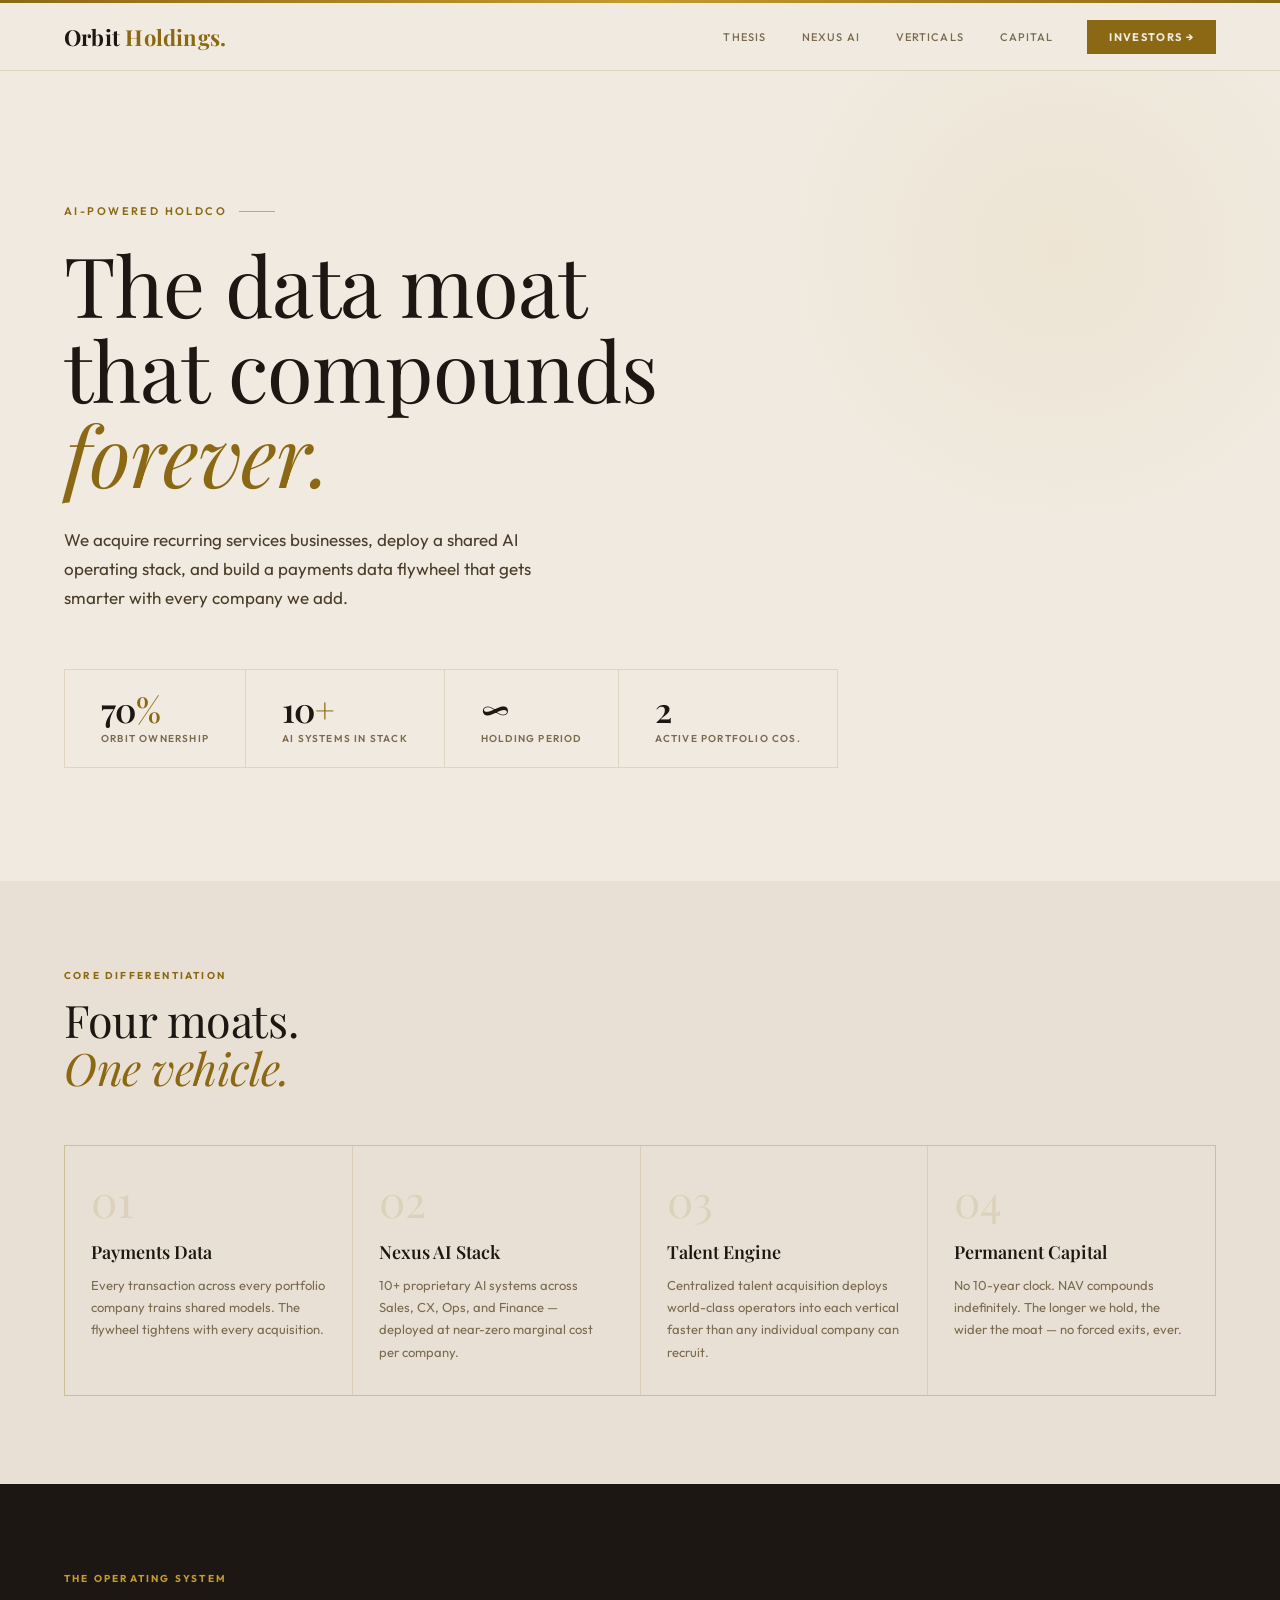
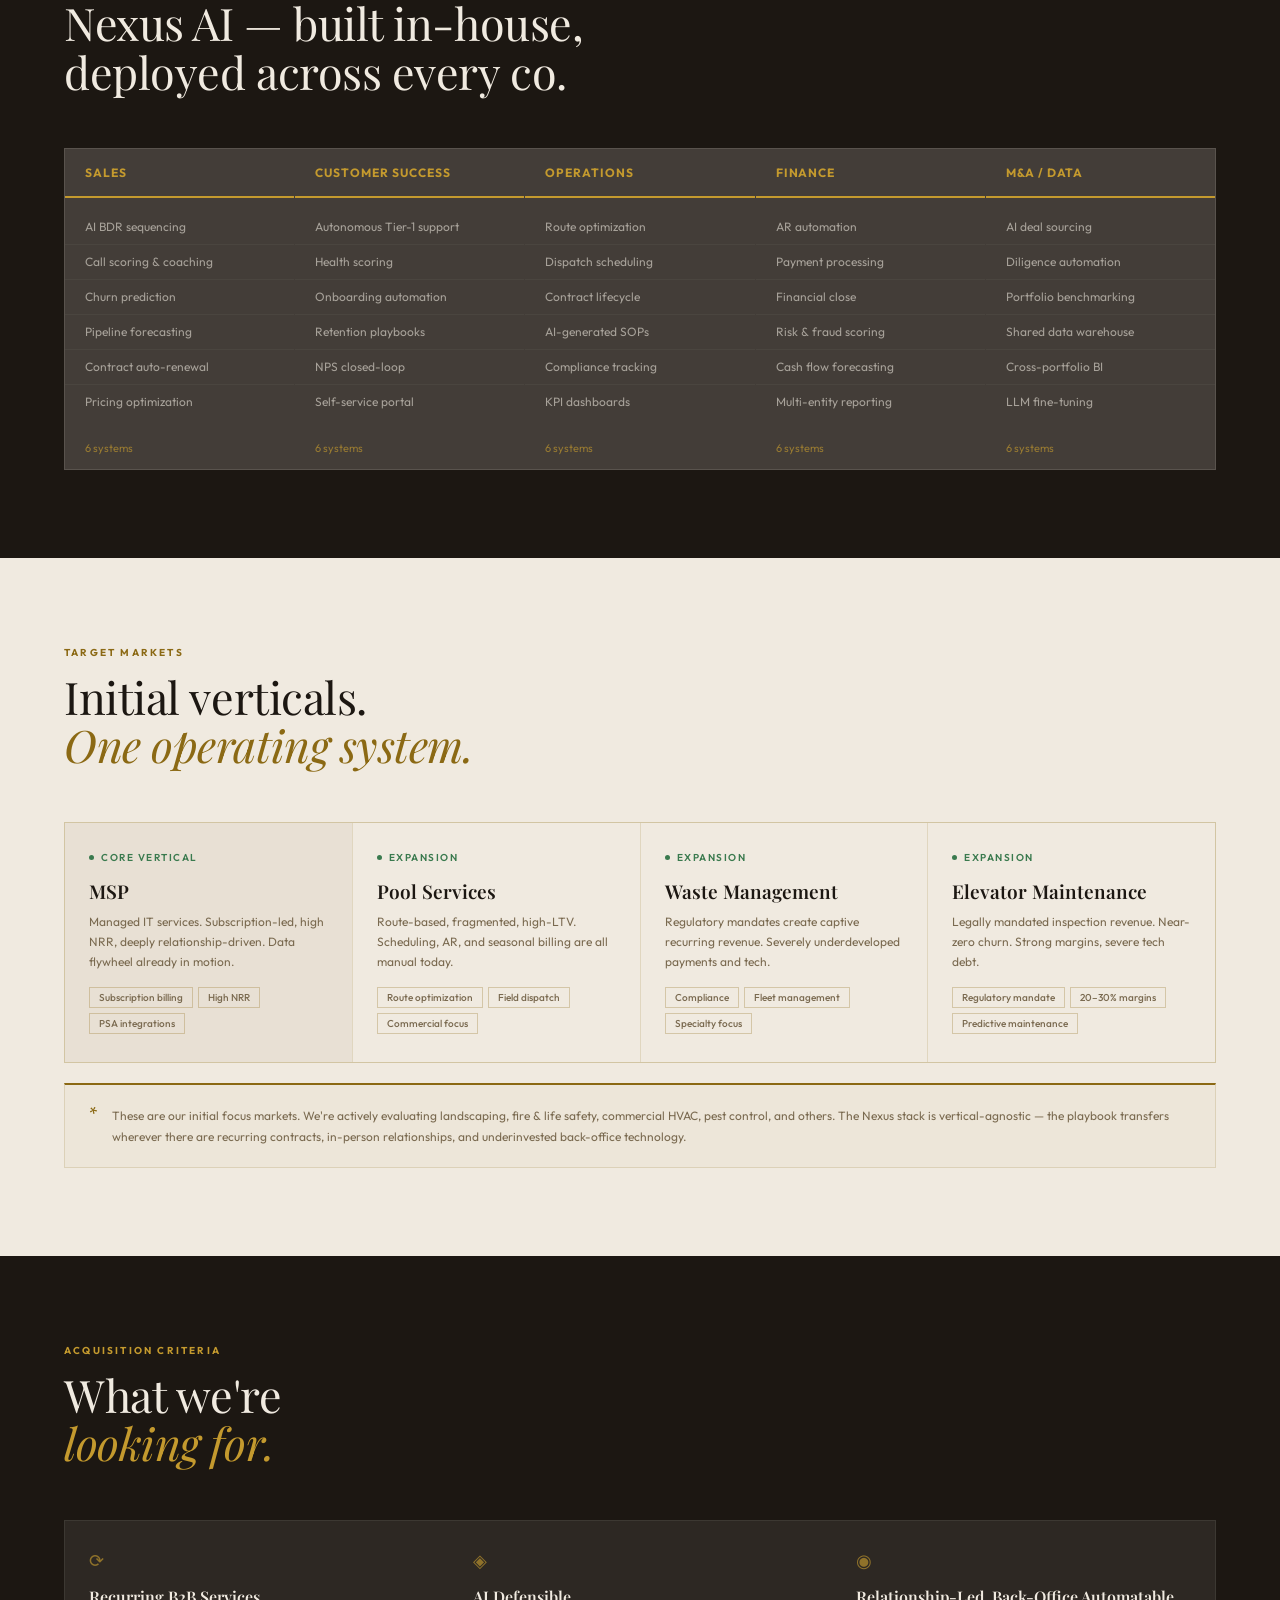
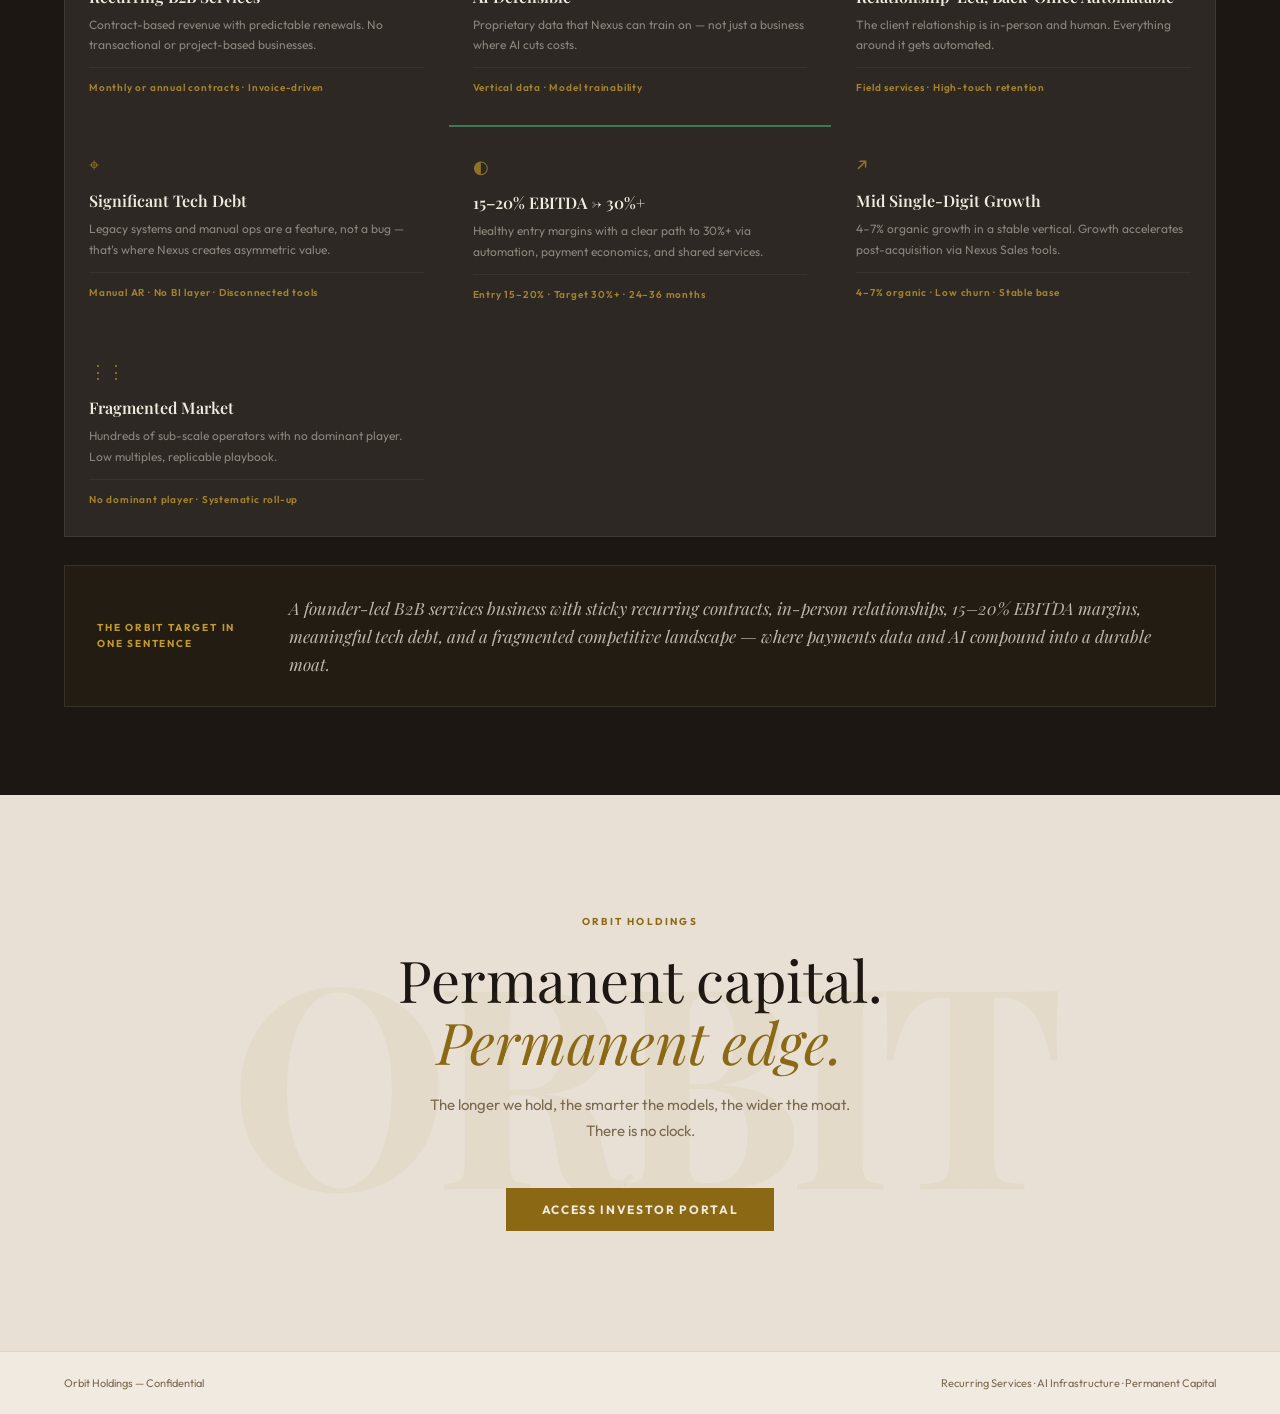
<file: index.html>
<!DOCTYPE html>
<html lang="en">
<head>
<meta charset="UTF-8">
<meta name="viewport" content="width=device-width, initial-scale=1.0">
<title>Orbit Holdings</title>
<link href="https://fonts.googleapis.com/css2?family=Playfair+Display:ital,wght@0,400;0,600;0,700;1,400;1,600&family=Outfit:wght@300;400;500;600;700&display=swap" rel="stylesheet">
<style>
  :root {
    --bg: #F0EAE0;
    --bg2: #E8E0D4;
    --bg3: #DFD7C8;
    --text: #1C1712;
    --text2: #4A3D28;
    --muted: #7A6A50;
    --bronze: #8B6914;
    --bronze2: #C49A2E;
    --green: #2E5C3A;
    --green2: #3A7A4E;
    --border: rgba(139,105,20,0.16);
    --border2: rgba(139,105,20,0.28);
  }
  * { margin:0; padding:0; box-sizing:border-box; }
  html { scroll-behavior:smooth; }
  body { background:var(--bg); color:var(--text); font-family:'Outfit',sans-serif; overflow-x:hidden; }

  .top-bar { height:3px; background:linear-gradient(90deg,var(--bronze),var(--bronze2),var(--bronze)); }

  .nav {
    position:sticky; top:0; z-index:100;
    background:rgba(240,234,224,0.96); backdrop-filter:blur(16px);
    border-bottom:1px solid var(--border);
    padding:0 64px; display:flex; align-items:center; height:68px;
  }
  .logo { font-family:'Playfair Display',serif; font-size:22px; font-weight:700; color:var(--text); letter-spacing:0.01em; margin-right:auto; }
  .logo span { color:var(--bronze); }
  .nav-links { display:flex; align-items:center; }
  .nav-link { font-size:11px; font-weight:500; letter-spacing:0.1em; text-transform:uppercase; color:var(--muted); padding:8px 18px; cursor:pointer; transition:color 0.2s; text-decoration:none; }
  .nav-link:hover { color:var(--text); }
  .nav-cta { font-size:11px; font-weight:700; letter-spacing:0.12em; text-transform:uppercase; color:var(--bg); background:var(--bronze); padding:10px 22px; margin-left:16px; cursor:pointer; transition:opacity 0.2s; text-decoration:none; }
  .nav-cta:hover { opacity:0.88; }

  .hero {
    padding:100px 64px 80px; min-height:90vh;
    display:flex; flex-direction:column; justify-content:center;
    position:relative; overflow:hidden;
  }
  .hero::before {
    content:''; position:absolute; top:-140px; right:-100px;
    width:640px; height:640px;
    background:radial-gradient(circle,rgba(196,154,46,0.07) 0%,transparent 65%);
    pointer-events:none;
  }
  .hero-eyebrow { font-size:11px; font-weight:600; letter-spacing:0.22em; text-transform:uppercase; color:var(--bronze); margin-bottom:24px; display:flex; align-items:center; gap:12px; }
  .hero-eyebrow::after { content:''; width:36px; height:1px; background:var(--bronze); opacity:0.5; }
  .hero-headline { font-family:'Playfair Display',serif; font-size:clamp(52px,6.5vw,88px); font-weight:400; line-height:1.02; letter-spacing:-0.01em; color:var(--text); max-width:800px; margin-bottom:28px; }
  .hero-headline em { font-style:italic; color:var(--bronze); }
  .hero-sub { font-size:17px; font-weight:400; line-height:1.72; color:var(--text2); max-width:500px; margin-bottom:56px; }
  .hero-stats { display:flex; border:1px solid var(--border); width:fit-content; }
  .hero-stat { padding:22px 36px; border-right:1px solid var(--border); }
  .hero-stat:last-child { border-right:none; }
  .hero-stat-num { font-family:'Playfair Display',serif; font-size:34px; font-weight:600; color:var(--text); letter-spacing:-0.02em; line-height:1; }
  .hero-stat-num span { color:var(--bronze); }
  .hero-stat-lbl { font-size:10px; font-weight:600; letter-spacing:0.12em; text-transform:uppercase; color:var(--muted); margin-top:6px; }

  section { padding:88px 64px; }
  section.alt { background:var(--bg2); }
  section.dark { background:var(--text); color:var(--bg); }
  .sec-eyebrow { font-size:10px; font-weight:700; letter-spacing:0.22em; text-transform:uppercase; color:var(--bronze); margin-bottom:14px; }
  .sec-eyebrow.lt { color:var(--bronze2); }
  .sec-title { font-family:'Playfair Display',serif; font-size:clamp(32px,3.5vw,52px); font-weight:400; line-height:1.08; letter-spacing:-0.01em; margin-bottom:52px; max-width:640px; }
  .sec-title em { font-style:italic; color:var(--bronze); }
  .sec-title.lt em { color:var(--bronze2); }

  .moat-grid { display:grid; grid-template-columns:repeat(4,1fr); gap:1px; background:var(--border); border:1px solid var(--border); }
  .moat-card { background:var(--bg2); padding:32px 26px; transition:background 0.25s; }
  .moat-card:hover { background:var(--bg3); }
  .moat-num { font-family:'Playfair Display',serif; font-size:44px; font-weight:400; color:rgba(139,105,20,0.13); line-height:1; margin-bottom:18px; }
  .moat-title { font-family:'Playfair Display',serif; font-size:18px; font-weight:600; color:var(--text); margin-bottom:10px; }
  .moat-body { font-size:13px; font-weight:400; color:var(--muted); line-height:1.72; }

  .nexus-row { display:grid; grid-template-columns:repeat(5,1fr); gap:1px; background:rgba(240,234,224,0.18); border:1px solid rgba(240,234,224,0.12); }
  .nexus-col-header { padding:16px 20px; border-bottom:2px solid var(--bronze2); font-size:12px; font-weight:700; letter-spacing:0.08em; text-transform:uppercase; color:var(--bronze2); }
  .nexus-items { padding:12px 0; }
  .nexus-item { padding:8px 20px; font-size:12px; color:rgba(240,234,224,0.58); line-height:1.5; border-bottom:1px solid rgba(240,234,224,0.04); transition:color 0.2s; }
  .nexus-item:last-child { border-bottom:none; }
  .nexus-item:hover { color:rgba(240,234,224,0.88); }
  .nexus-count { font-size:11px; color:var(--bronze2); padding:10px 20px 14px; opacity:0.65; }

  .verticals-grid { display:grid; grid-template-columns:repeat(4,1fr); gap:1px; background:var(--border); border:1px solid var(--border); margin-bottom:20px; }
  .v-card { background:var(--bg); padding:28px 24px; transition:background 0.25s; }
  .v-card:hover { background:var(--bg2); }
  .v-card.primary { background:var(--bg2); }
  .v-tag { font-size:10px; font-weight:600; letter-spacing:0.15em; text-transform:uppercase; color:var(--green2); margin-bottom:14px; display:flex; align-items:center; gap:7px; }
  .v-dot { width:5px; height:5px; border-radius:50%; background:var(--green2); }
  .v-name { font-family:'Playfair Display',serif; font-size:19px; font-weight:600; color:var(--text); margin-bottom:8px; }
  .v-body { font-size:12px; color:var(--muted); line-height:1.7; margin-bottom:14px; }
  .v-chips { display:flex; flex-wrap:wrap; gap:5px; }
  .v-chip { font-size:10px; font-weight:500; border:1px solid var(--border2); padding:3px 9px; color:var(--muted); }
  .v-footnote { display:flex; gap:14px; align-items:flex-start; padding:20px 24px; border:1px solid var(--border); border-top:2px solid var(--bronze); background:rgba(139,105,20,0.03); }
  .v-footnote-star { font-size:18px; color:var(--bronze); line-height:1; }
  .v-footnote-text { font-size:12px; color:var(--muted); line-height:1.75; }

  .criteria-grid { display:grid; grid-template-columns:repeat(3,1fr); gap:1px; background:rgba(240,234,224,0.08); border:1px solid rgba(240,234,224,0.08); margin-bottom:28px; }
  .crit-card { padding:28px 24px; }
  .crit-card.hl { border-top:2px solid var(--green2); }
  .crit-icon { font-size:18px; color:var(--bronze2); opacity:0.65; margin-bottom:14px; }
  .crit-title { font-family:'Playfair Display',serif; font-size:16px; font-weight:600; color:var(--bg); margin-bottom:8px; }
  .crit-body { font-size:12px; color:rgba(240,234,224,0.48); line-height:1.7; margin-bottom:12px; }
  .crit-signal { font-size:10px; font-weight:600; letter-spacing:0.08em; color:var(--bronze2); border-top:1px solid rgba(240,234,224,0.07); padding-top:12px; line-height:1.6; opacity:0.8; }
  .crit-summary { padding:28px 32px; border:1px solid rgba(240,234,224,0.1); display:grid; grid-template-columns:160px 1fr; gap:32px; align-items:center; background:rgba(196,154,46,0.04); }
  .crit-summary-lbl { font-size:10px; font-weight:700; letter-spacing:0.18em; text-transform:uppercase; color:var(--bronze2); line-height:1.6; }
  .crit-summary-text { font-family:'Playfair Display',serif; font-size:17px; font-weight:400; font-style:italic; color:rgba(240,234,224,0.75); line-height:1.65; }

  .cap-grid { display:grid; grid-template-columns:1fr 1fr; gap:24px; margin-bottom:32px; }
  .cap-layer { border:1px solid var(--border); overflow:hidden; }
  .cap-layer-hd { padding:20px 28px; background:var(--bg3); border-bottom:1px solid var(--border); display:flex; align-items:baseline; gap:16px; }
  .cap-layer-tag { font-size:10px; font-weight:700; letter-spacing:0.18em; text-transform:uppercase; color:var(--bronze); }
  .cap-layer-name { font-family:'Playfair Display',serif; font-size:18px; font-weight:600; color:var(--text); }
  .cap-row { display:grid; grid-template-columns:180px 80px 1fr; gap:16px; padding:16px 28px; border-bottom:1px solid rgba(139,105,20,0.07); align-items:start; transition:background 0.2s; }
  .cap-row:hover { background:rgba(139,105,20,0.03); }
  .cap-row:last-child { border-bottom:none; }
  .cap-row.hl { background:rgba(58,122,78,0.06); }
  .cap-party { font-size:13px; font-weight:600; color:var(--text); padding-top:3px; }
  .cap-pct { font-family:'Playfair Display',serif; font-size:26px; font-weight:600; color:var(--bronze); line-height:1; }
  .cap-note { font-size:12px; color:var(--muted); line-height:1.65; padding-top:4px; }
  .cap-callout { margin:0 28px 16px; padding:14px 18px; border-left:2px solid var(--bronze); background:rgba(139,105,20,0.04); font-size:12px; color:var(--muted); line-height:1.7; font-style:italic; }
  .cap-why { display:grid; grid-template-columns:repeat(2,1fr); gap:24px; border:1px solid var(--border); padding:32px; }
  .cap-why-item { display:flex; gap:14px; align-items:flex-start; }
  .cap-why-icon { font-size:16px; color:var(--bronze); min-width:22px; opacity:0.7; padding-top:1px; }
  .cap-why-text { font-size:13px; color:var(--muted); line-height:1.72; }
  .cap-why-text strong { color:var(--text); font-weight:600; }

  .cta-wrap { padding:120px 64px; text-align:center; position:relative; overflow:hidden; background:var(--bg2); }
  .cta-wrap::before { content:'ORBIT'; position:absolute; top:50%; left:50%; transform:translate(-50%,-50%); font-family:'Playfair Display',serif; font-size:280px; font-weight:700; color:rgba(139,105,20,0.05); letter-spacing:-0.05em; pointer-events:none; white-space:nowrap; }
  .cta-eyebrow { font-size:10px; font-weight:700; letter-spacing:0.22em; text-transform:uppercase; color:var(--bronze); margin-bottom:20px; }
  .cta-title { font-family:'Playfair Display',serif; font-size:clamp(38px,4.5vw,64px); font-weight:400; line-height:1.08; color:var(--text); margin-bottom:20px; }
  .cta-title em { font-style:italic; color:var(--bronze); }
  .cta-body { font-size:15px; color:var(--muted); max-width:420px; margin:0 auto 44px; line-height:1.72; }
  .cta-btn { display:inline-block; background:var(--bronze); color:var(--bg); font-size:12px; font-weight:700; letter-spacing:0.14em; text-transform:uppercase; padding:14px 36px; text-decoration:none; transition:opacity 0.2s; }
  .cta-btn:hover { opacity:0.88; }

  footer { border-top:1px solid var(--border); padding:24px 64px; display:flex; justify-content:space-between; align-items:center; font-size:11px; color:var(--muted); background:var(--bg); }

  .reveal { opacity:0; transform:translateY(18px); transition:opacity 0.6s ease, transform 0.6s ease; }
  .reveal.visible { opacity:1; transform:translateY(0); }

  @media(max-width:1100px){
    .moat-grid{grid-template-columns:repeat(2,1fr)}
    .nexus-row{grid-template-columns:repeat(3,1fr)}
    .verticals-grid{grid-template-columns:repeat(2,1fr)}
    .criteria-grid{grid-template-columns:repeat(2,1fr)}
    .cap-grid{grid-template-columns:1fr}
    .crit-summary{grid-template-columns:1fr;gap:12px}
  }
  @media(max-width:700px){
    /* Layout */
    .nav{padding:0 20px;height:60px}
    .nav-links{gap:0}
    .nav-link{display:none}
    .nav-cta{margin-left:auto;padding:8px 16px;font-size:10px}
    section,.hero,.cta-wrap{padding-left:20px;padding-right:20px}
    section{padding-top:56px;padding-bottom:56px}
    .hero{padding-top:56px;padding-bottom:48px;min-height:auto}
    /* Hero */
    .hero-headline{font-size:clamp(38px,10vw,56px)}
    .hero-sub{font-size:15px}
    .hero-stats{flex-direction:column;width:100%}
    .hero-stat{border-right:none!important;border-bottom:1px solid var(--border);padding:16px 20px}
    .hero-stat:last-child{border-bottom:none}
    /* Grids */
    .moat-grid,.verticals-grid,.criteria-grid{grid-template-columns:1fr}
    .nexus-row{grid-template-columns:1fr 1fr}
    .cap-grid{grid-template-columns:1fr}
    .cap-why{grid-template-columns:1fr}
    /* Cap rows */
    .cap-row{grid-template-columns:1fr 56px;gap:8px;padding:14px 18px}
    .cap-note{display:none}
    /* Section titles */
    .sec-title{font-size:clamp(26px,8vw,38px);margin-bottom:32px}
    /* Crit summary */
    .crit-summary{grid-template-columns:1fr;gap:10px;padding:20px}
    .crit-summary-text{font-size:15px}
    /* Footer */
    footer{flex-direction:column;gap:6px;text-align:center;padding:16px 20px}
    /* CTA */
    .cta-wrap{padding-top:72px;padding-bottom:72px}
    .cta-wrap::before{font-size:140px}
    /* Nexus items */
    .nexus-item{font-size:11px;padding:7px 14px}
    .nexus-col-header{padding:12px 14px;font-size:11px}
  }
</style>
</head>
<body>
<div class="top-bar"></div>

<nav class="nav">
  <div class="logo">Orbit<span> Holdings.</span></div>
  <div class="nav-links">
    <a href="#thesis" class="nav-link">Thesis</a>
    <a href="#nexus" class="nav-link">Nexus AI</a>
    <a href="#verticals" class="nav-link">Verticals</a>
    <a href="#capital" class="nav-link">Capital</a>
    <a href="investors.html" class="nav-cta">Investors →</a>
  </div>
</nav>

<!-- HERO -->
<div class="hero">
  <div class="hero-eyebrow">AI-Powered Holdco</div>
  <h1 class="hero-headline">The data moat<br>that compounds<br><em>forever.</em></h1>
  <p class="hero-sub">We acquire recurring services businesses, deploy a shared AI operating stack, and build a payments data flywheel that gets smarter with every company we add.</p>
  <div class="hero-stats">
    <div class="hero-stat"><div class="hero-stat-num">70<span>%</span></div><div class="hero-stat-lbl">Orbit ownership</div></div>
    <div class="hero-stat"><div class="hero-stat-num">10<span>+</span></div><div class="hero-stat-lbl">AI systems in stack</div></div>
    <div class="hero-stat"><div class="hero-stat-num">∞</div><div class="hero-stat-lbl">Holding period</div></div>
    <div class="hero-stat"><div class="hero-stat-num">2</div><div class="hero-stat-lbl">Active portfolio cos.</div></div>
  </div>
</div>

<!-- THESIS -->
<section id="thesis" class="alt reveal">
  <div class="sec-eyebrow">Core Differentiation</div>
  <h2 class="sec-title">Four moats.<br><em>One vehicle.</em></h2>
  <div class="moat-grid">
    <div class="moat-card"><div class="moat-num">01</div><div class="moat-title">Payments Data</div><div class="moat-body">Every transaction across every portfolio company trains shared models. The flywheel tightens with every acquisition.</div></div>
    <div class="moat-card"><div class="moat-num">02</div><div class="moat-title">Nexus AI Stack</div><div class="moat-body">10+ proprietary AI systems across Sales, CX, Ops, and Finance — deployed at near-zero marginal cost per company.</div></div>
    <div class="moat-card"><div class="moat-num">03</div><div class="moat-title">Talent Engine</div><div class="moat-body">Centralized talent acquisition deploys world-class operators into each vertical faster than any individual company can recruit.</div></div>
    <div class="moat-card"><div class="moat-num">04</div><div class="moat-title">Permanent Capital</div><div class="moat-body">No 10-year clock. NAV compounds indefinitely. The longer we hold, the wider the moat — no forced exits, ever.</div></div>
  </div>
</section>

<!-- NEXUS -->
<section id="nexus" class="dark reveal">
  <div class="sec-eyebrow lt">The Operating System</div>
  <h2 class="sec-title lt">Nexus AI — built in-house,<br>deployed across every co.</h2>
  <div class="nexus-row">
    <div class="nexus-col">
      <div class="nexus-col-header">Sales</div>
      <div class="nexus-items">
        <div class="nexus-item">AI BDR sequencing</div>
        <div class="nexus-item">Call scoring & coaching</div>
        <div class="nexus-item">Churn prediction</div>
        <div class="nexus-item">Pipeline forecasting</div>
        <div class="nexus-item">Contract auto-renewal</div>
        <div class="nexus-item">Pricing optimization</div>
      </div>
      <div class="nexus-count">6 systems</div>
    </div>
    <div class="nexus-col">
      <div class="nexus-col-header">Customer Success</div>
      <div class="nexus-items">
        <div class="nexus-item">Autonomous Tier-1 support</div>
        <div class="nexus-item">Health scoring</div>
        <div class="nexus-item">Onboarding automation</div>
        <div class="nexus-item">Retention playbooks</div>
        <div class="nexus-item">NPS closed-loop</div>
        <div class="nexus-item">Self-service portal</div>
      </div>
      <div class="nexus-count">6 systems</div>
    </div>
    <div class="nexus-col">
      <div class="nexus-col-header">Operations</div>
      <div class="nexus-items">
        <div class="nexus-item">Route optimization</div>
        <div class="nexus-item">Dispatch scheduling</div>
        <div class="nexus-item">Contract lifecycle</div>
        <div class="nexus-item">AI-generated SOPs</div>
        <div class="nexus-item">Compliance tracking</div>
        <div class="nexus-item">KPI dashboards</div>
      </div>
      <div class="nexus-count">6 systems</div>
    </div>
    <div class="nexus-col">
      <div class="nexus-col-header">Finance</div>
      <div class="nexus-items">
        <div class="nexus-item">AR automation</div>
        <div class="nexus-item">Payment processing</div>
        <div class="nexus-item">Financial close</div>
        <div class="nexus-item">Risk & fraud scoring</div>
        <div class="nexus-item">Cash flow forecasting</div>
        <div class="nexus-item">Multi-entity reporting</div>
      </div>
      <div class="nexus-count">6 systems</div>
    </div>
    <div class="nexus-col">
      <div class="nexus-col-header">M&A / Data</div>
      <div class="nexus-items">
        <div class="nexus-item">AI deal sourcing</div>
        <div class="nexus-item">Diligence automation</div>
        <div class="nexus-item">Portfolio benchmarking</div>
        <div class="nexus-item">Shared data warehouse</div>
        <div class="nexus-item">Cross-portfolio BI</div>
        <div class="nexus-item">LLM fine-tuning</div>
      </div>
      <div class="nexus-count">6 systems</div>
    </div>
  </div>
</section>

<!-- VERTICALS -->
<section id="verticals" class="reveal">
  <div class="sec-eyebrow">Target Markets</div>
  <h2 class="sec-title">Initial verticals.<br><em>One operating system.</em></h2>
  <div class="verticals-grid">
    <div class="v-card primary">
      <div class="v-tag"><div class="v-dot"></div>Core Vertical</div>
      <div class="v-name">MSP</div>
      <div class="v-body">Managed IT services. Subscription-led, high NRR, deeply relationship-driven. Data flywheel already in motion.</div>
      <div class="v-chips"><div class="v-chip">Subscription billing</div><div class="v-chip">High NRR</div><div class="v-chip">PSA integrations</div></div>
    </div>
    <div class="v-card">
      <div class="v-tag"><div class="v-dot"></div>Expansion</div>
      <div class="v-name">Pool Services</div>
      <div class="v-body">Route-based, fragmented, high-LTV. Scheduling, AR, and seasonal billing are all manual today.</div>
      <div class="v-chips"><div class="v-chip">Route optimization</div><div class="v-chip">Field dispatch</div><div class="v-chip">Commercial focus</div></div>
    </div>
    <div class="v-card">
      <div class="v-tag"><div class="v-dot"></div>Expansion</div>
      <div class="v-name">Waste Management</div>
      <div class="v-body">Regulatory mandates create captive recurring revenue. Severely underdeveloped payments and tech.</div>
      <div class="v-chips"><div class="v-chip">Compliance</div><div class="v-chip">Fleet management</div><div class="v-chip">Specialty focus</div></div>
    </div>
    <div class="v-card">
      <div class="v-tag"><div class="v-dot"></div>Expansion</div>
      <div class="v-name">Elevator Maintenance</div>
      <div class="v-body">Legally mandated inspection revenue. Near-zero churn. Strong margins, severe tech debt.</div>
      <div class="v-chips"><div class="v-chip">Regulatory mandate</div><div class="v-chip">20–30% margins</div><div class="v-chip">Predictive maintenance</div></div>
    </div>
  </div>
  <div class="v-footnote">
    <div class="v-footnote-star">*</div>
    <div class="v-footnote-text">These are our initial focus markets. We're actively evaluating landscaping, fire & life safety, commercial HVAC, pest control, and others. The Nexus stack is vertical-agnostic — the playbook transfers wherever there are recurring contracts, in-person relationships, and underinvested back-office technology.</div>
  </div>
</section>

<!-- CRITERIA -->
<section class="dark reveal">
  <div class="sec-eyebrow lt">Acquisition Criteria</div>
  <h2 class="sec-title lt">What we're<br><em>looking for.</em></h2>
  <div class="criteria-grid">
    <div class="crit-card"><div class="crit-icon">⟳</div><div class="crit-title">Recurring B2B Services</div><div class="crit-body">Contract-based revenue with predictable renewals. No transactional or project-based businesses.</div><div class="crit-signal">Monthly or annual contracts · Invoice-driven</div></div>
    <div class="crit-card"><div class="crit-icon">◈</div><div class="crit-title">AI Defensible</div><div class="crit-body">Proprietary data that Nexus can train on — not just a business where AI cuts costs.</div><div class="crit-signal">Vertical data · Model trainability</div></div>
    <div class="crit-card"><div class="crit-icon">◉</div><div class="crit-title">Relationship-Led, Back-Office Automatable</div><div class="crit-body">The client relationship is in-person and human. Everything around it gets automated.</div><div class="crit-signal">Field services · High-touch retention</div></div>
    <div class="crit-card"><div class="crit-icon">⌖</div><div class="crit-title">Significant Tech Debt</div><div class="crit-body">Legacy systems and manual ops are a feature, not a bug — that's where Nexus creates asymmetric value.</div><div class="crit-signal">Manual AR · No BI layer · Disconnected tools</div></div>
    <div class="crit-card hl"><div class="crit-icon">◐</div><div class="crit-title">15–20% EBITDA → 30%+</div><div class="crit-body">Healthy entry margins with a clear path to 30%+ via automation, payment economics, and shared services.</div><div class="crit-signal">Entry 15–20% · Target 30%+ · 24–36 months</div></div>
    <div class="crit-card"><div class="crit-icon">↗</div><div class="crit-title">Mid Single-Digit Growth</div><div class="crit-body">4–7% organic growth in a stable vertical. Growth accelerates post-acquisition via Nexus Sales tools.</div><div class="crit-signal">4–7% organic · Low churn · Stable base</div></div>
    <div class="crit-card"><div class="crit-icon">⋮⋮</div><div class="crit-title">Fragmented Market</div><div class="crit-body">Hundreds of sub-scale operators with no dominant player. Low multiples, replicable playbook.</div><div class="crit-signal">No dominant player · Systematic roll-up</div></div>
  </div>
  <div class="crit-summary">
    <div class="crit-summary-lbl">The Orbit target in one sentence</div>
    <div class="crit-summary-text">A founder-led B2B services business with sticky recurring contracts, in-person relationships, 15–20% EBITDA margins, meaningful tech debt, and a fragmented competitive landscape — where payments data and AI compound into a durable moat.</div>
  </div>
</section>

<!-- CTA -->
<div class="cta-wrap reveal">
  <div class="cta-eyebrow">Orbit Holdings</div>
  <h2 class="cta-title">Permanent capital.<br><em>Permanent edge.</em></h2>
  <p class="cta-body">The longer we hold, the smarter the models, the wider the moat. There is no clock.</p>
  <a href="investors.html" class="cta-btn">Access Investor Portal</a>
</div>

<footer>
  <span>Orbit Holdings — Confidential</span>
  <span>Recurring Services · AI Infrastructure · Permanent Capital</span>
</footer>

<script>
  const reveals = document.querySelectorAll('.reveal');
  const io = new IntersectionObserver(entries => {
    entries.forEach(e => { if(e.isIntersecting) e.target.classList.add('visible'); });
  }, { threshold: 0.08 });
  reveals.forEach(r => io.observe(r));
</script>
</body>
</html>
</file>
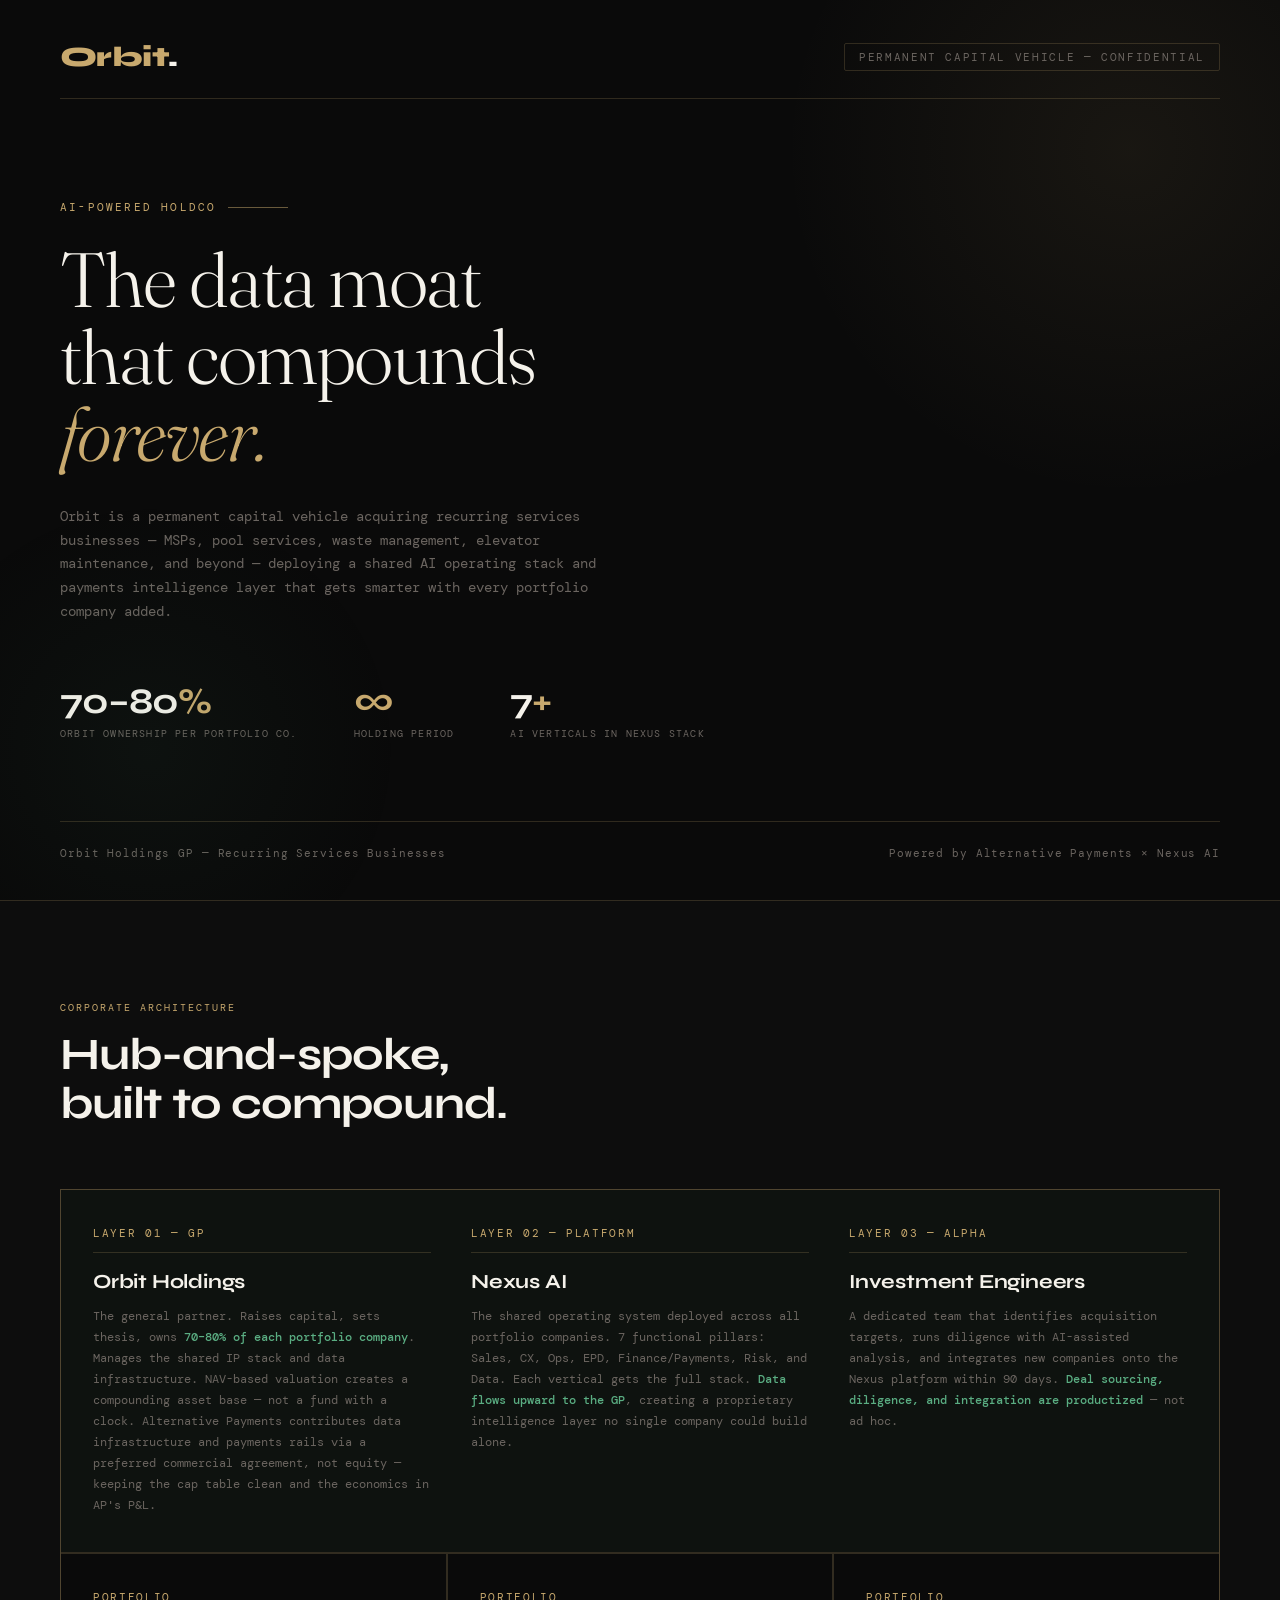
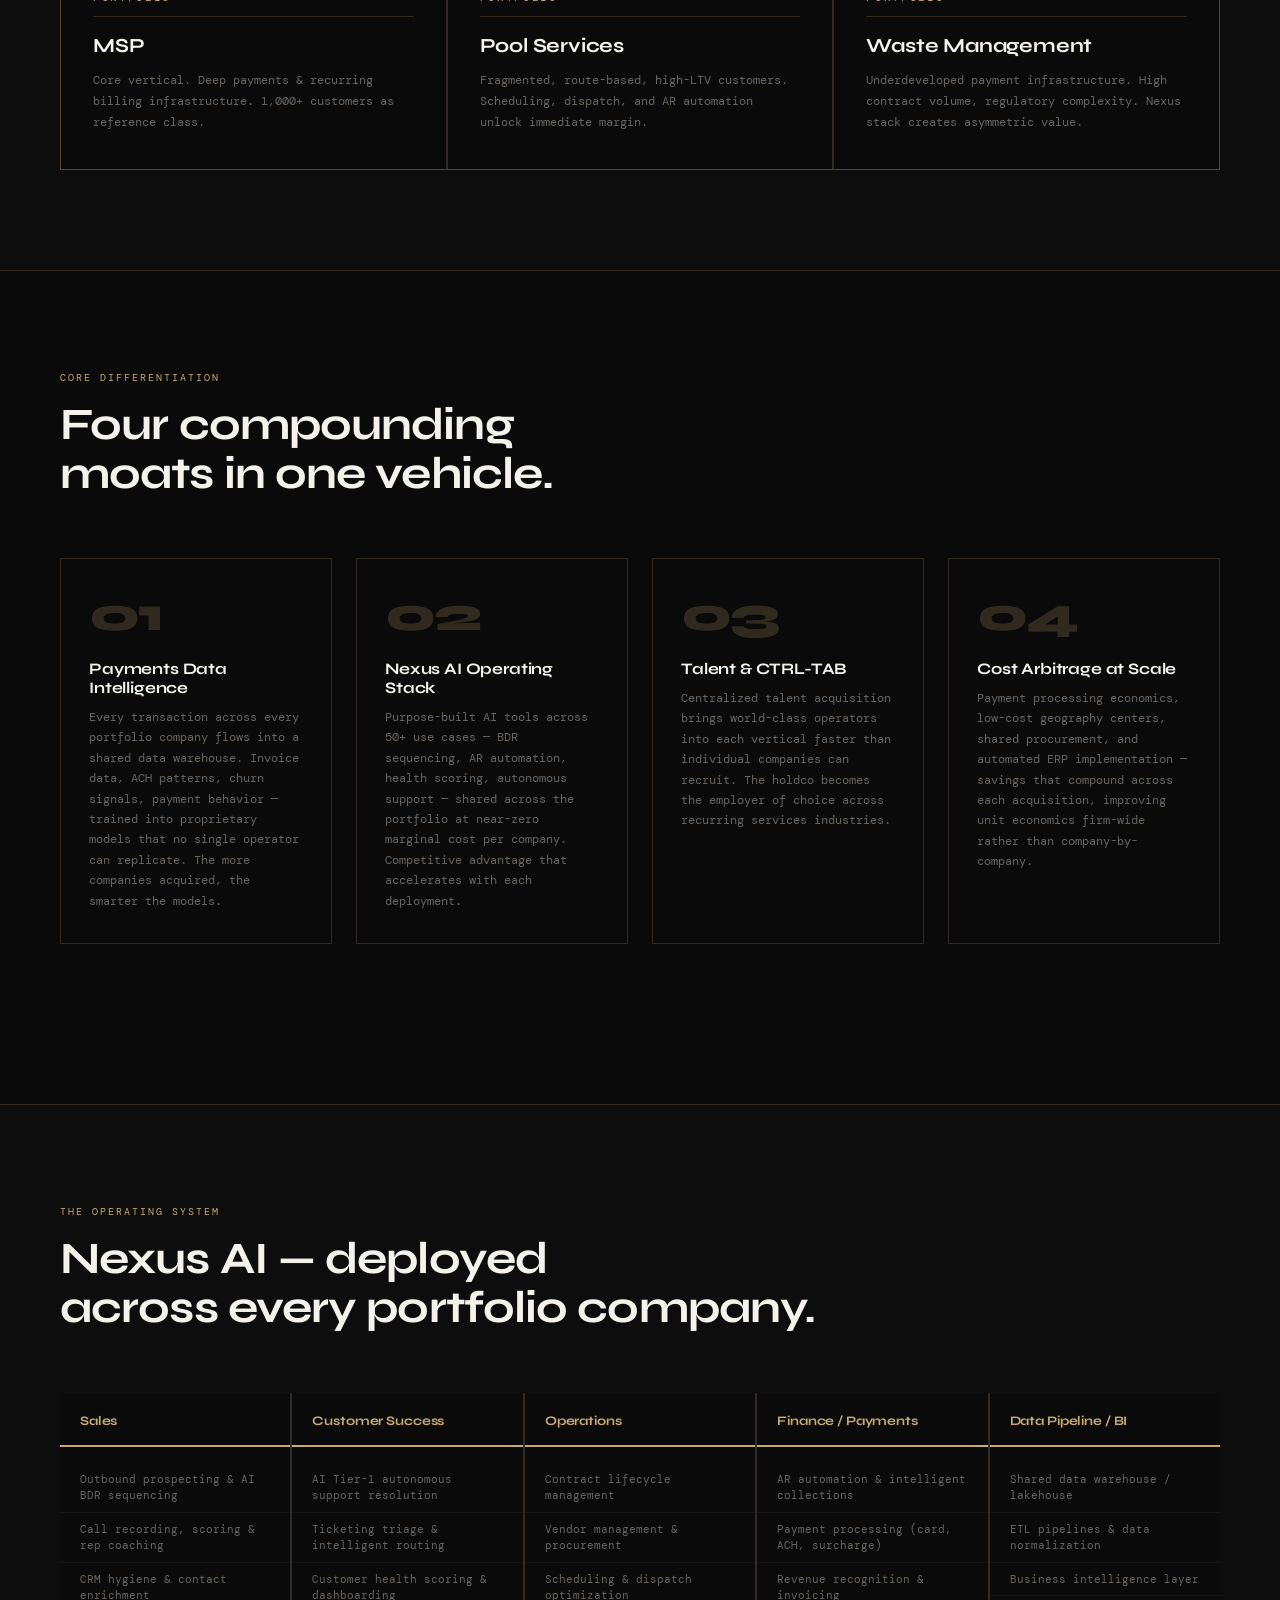
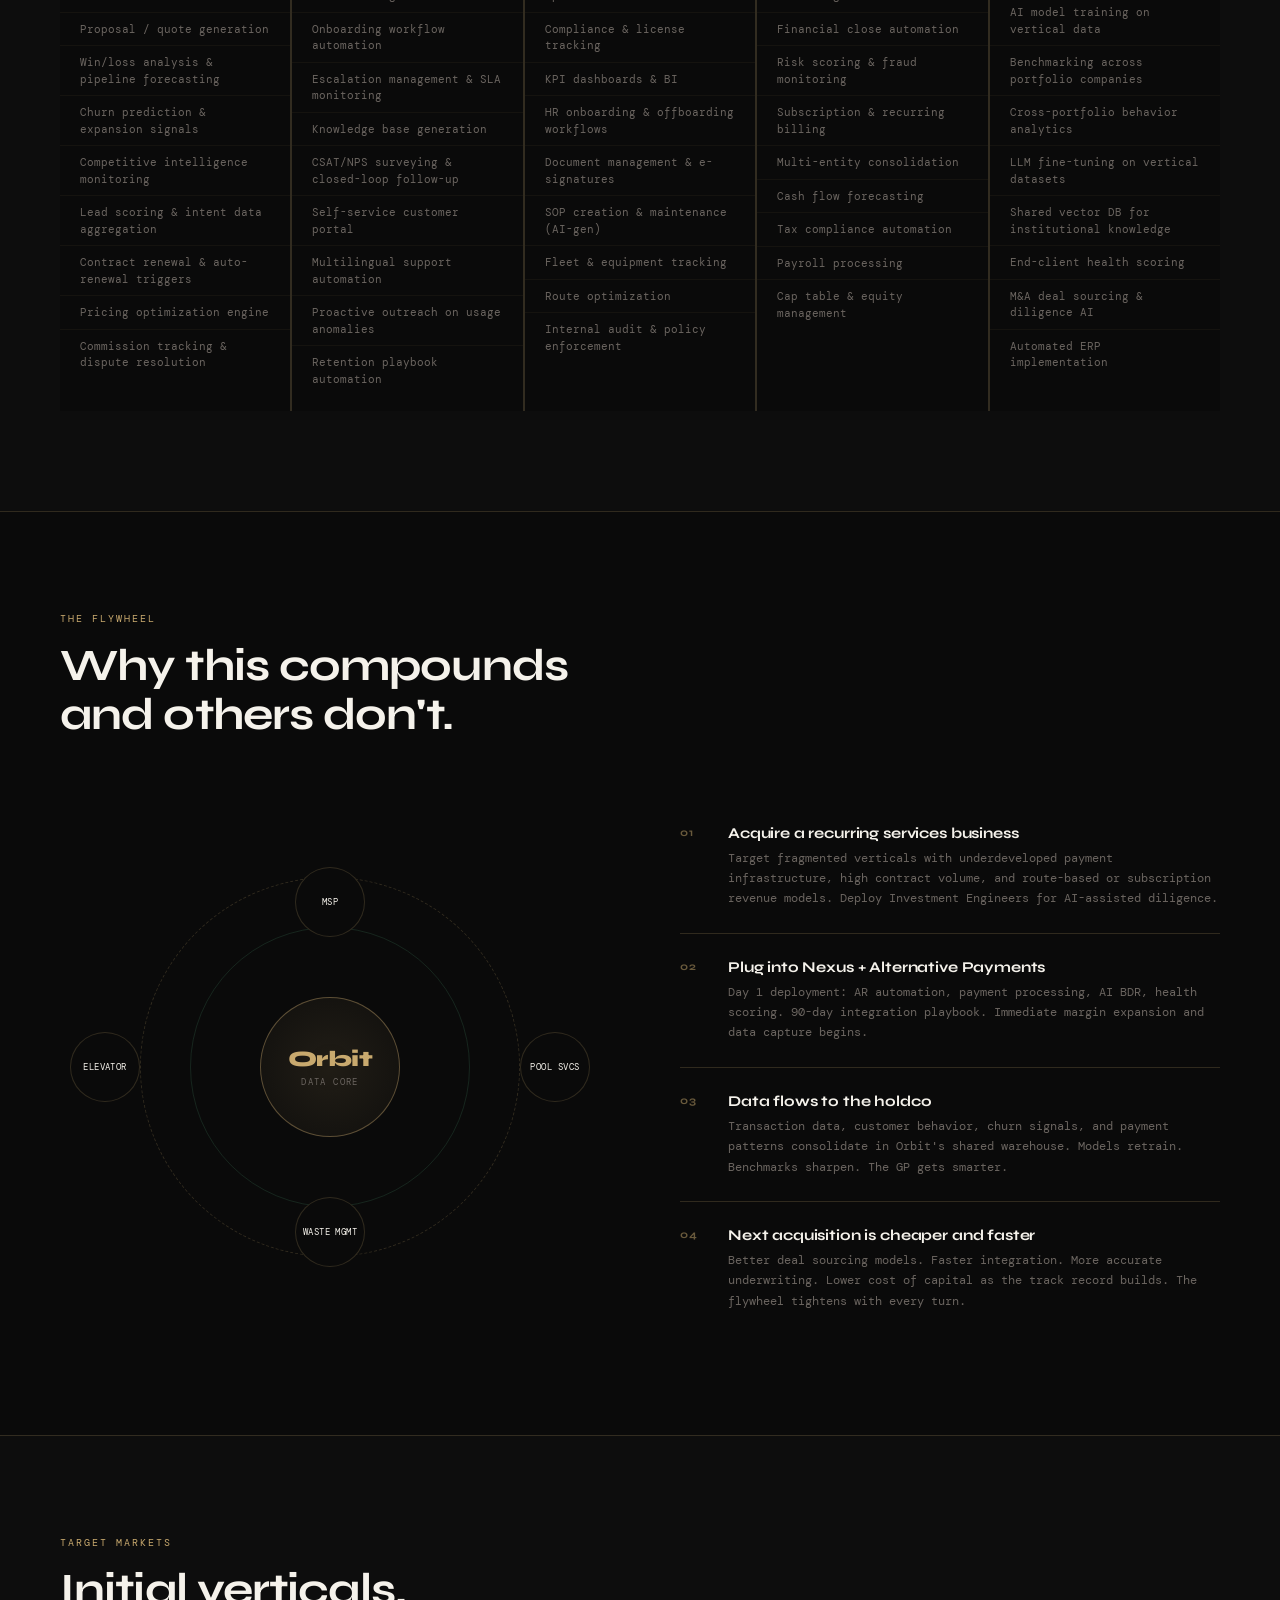
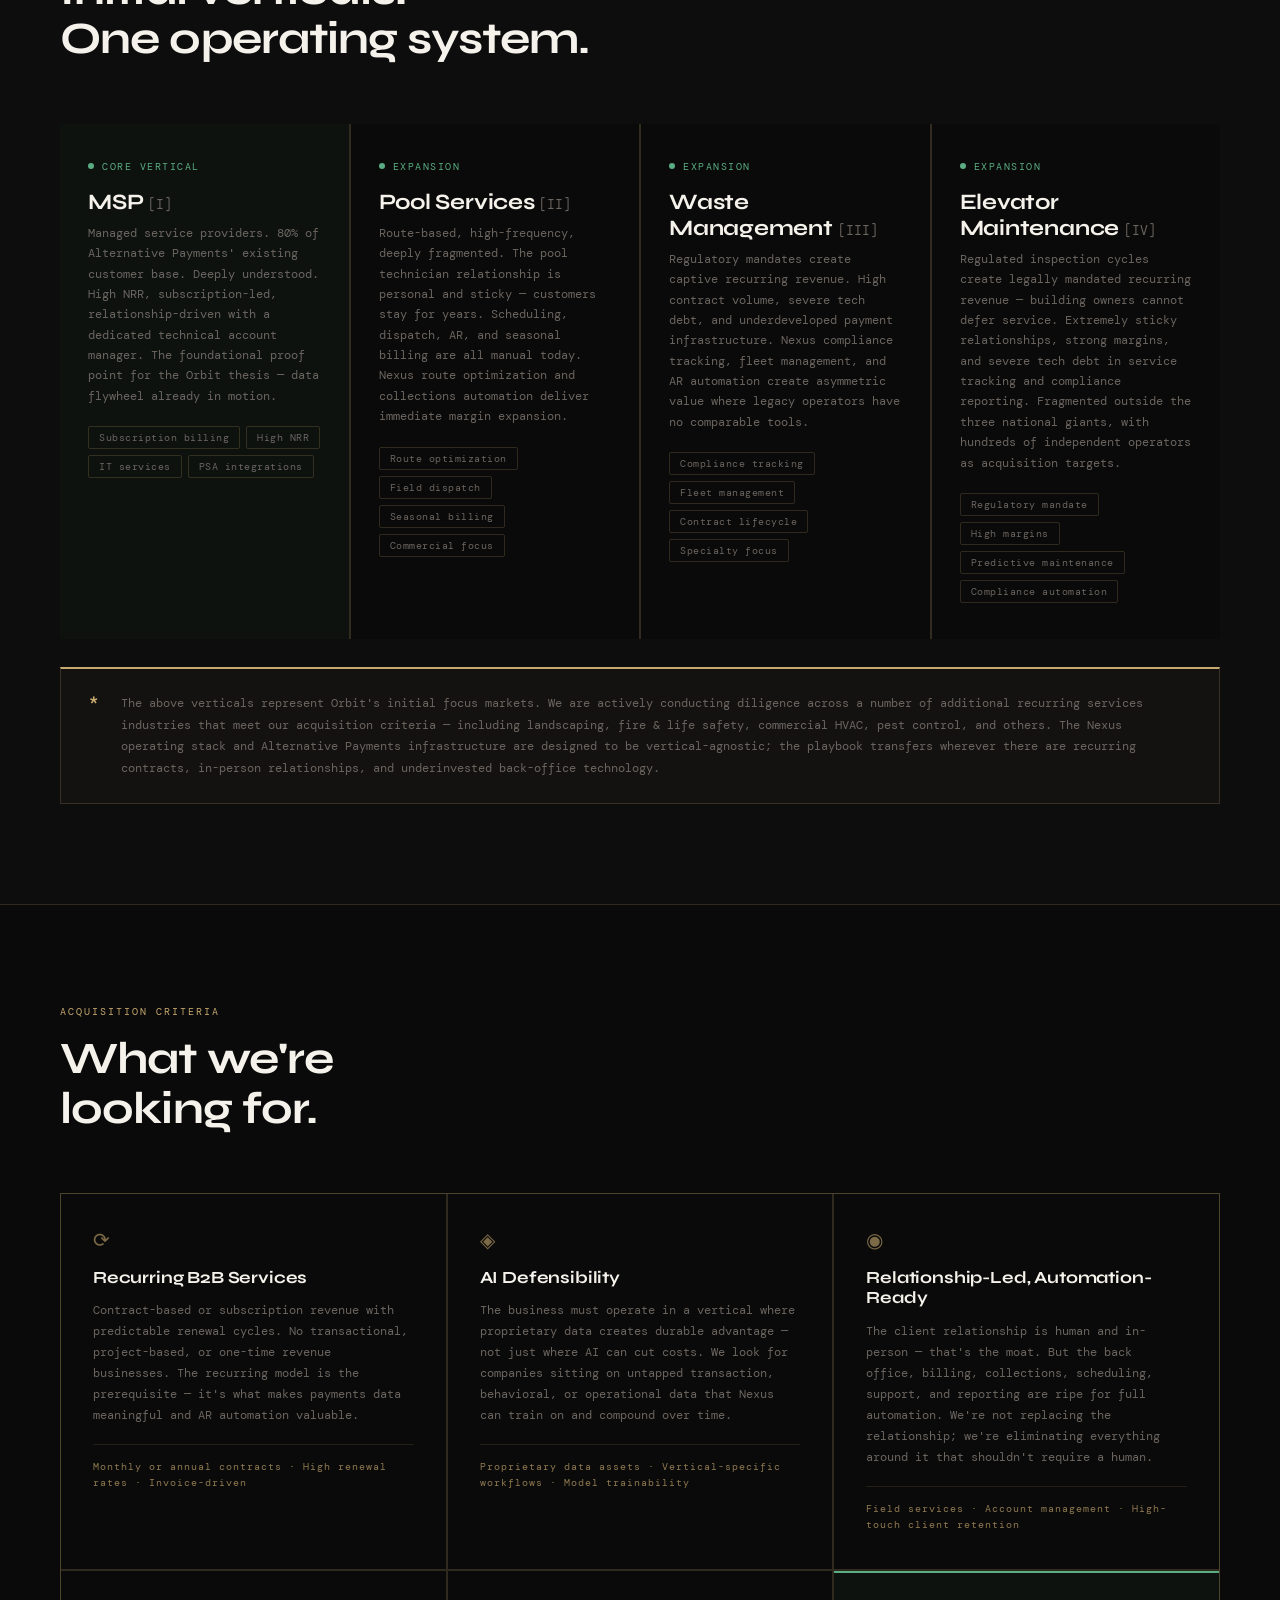
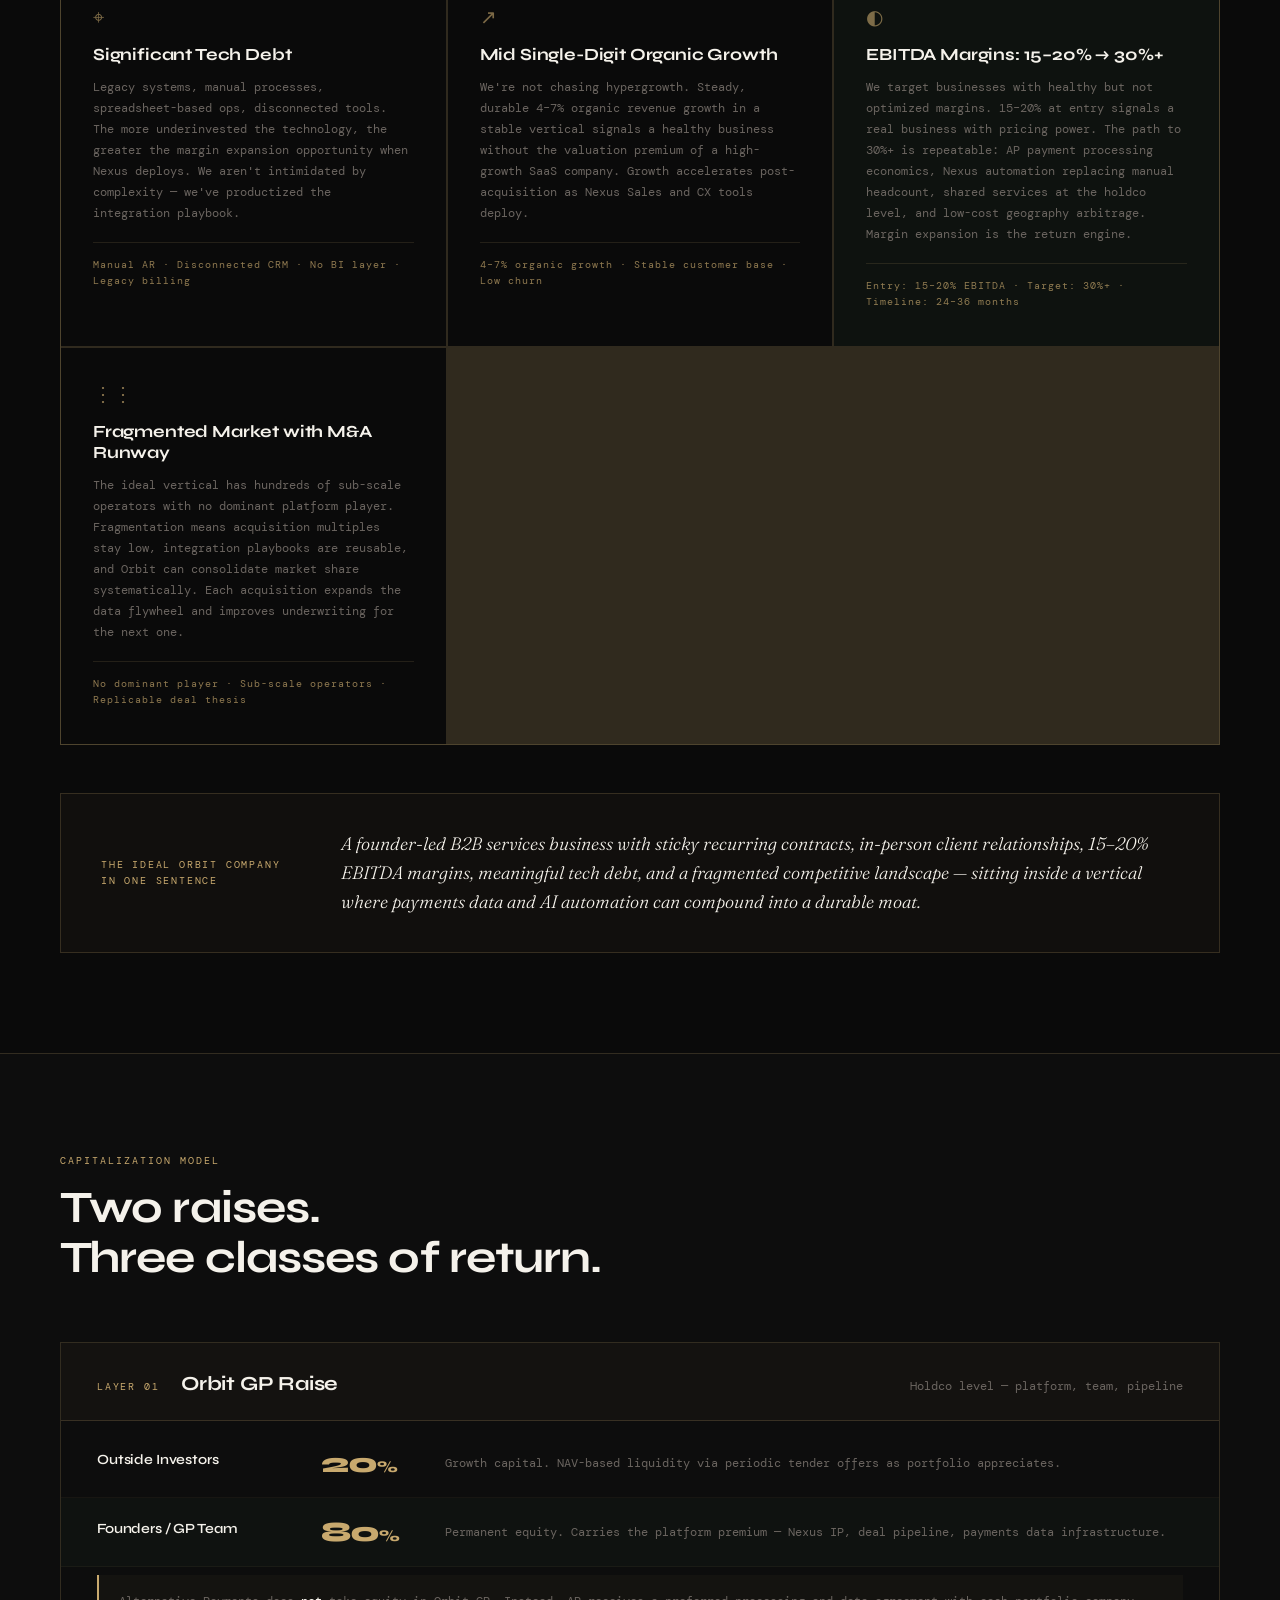
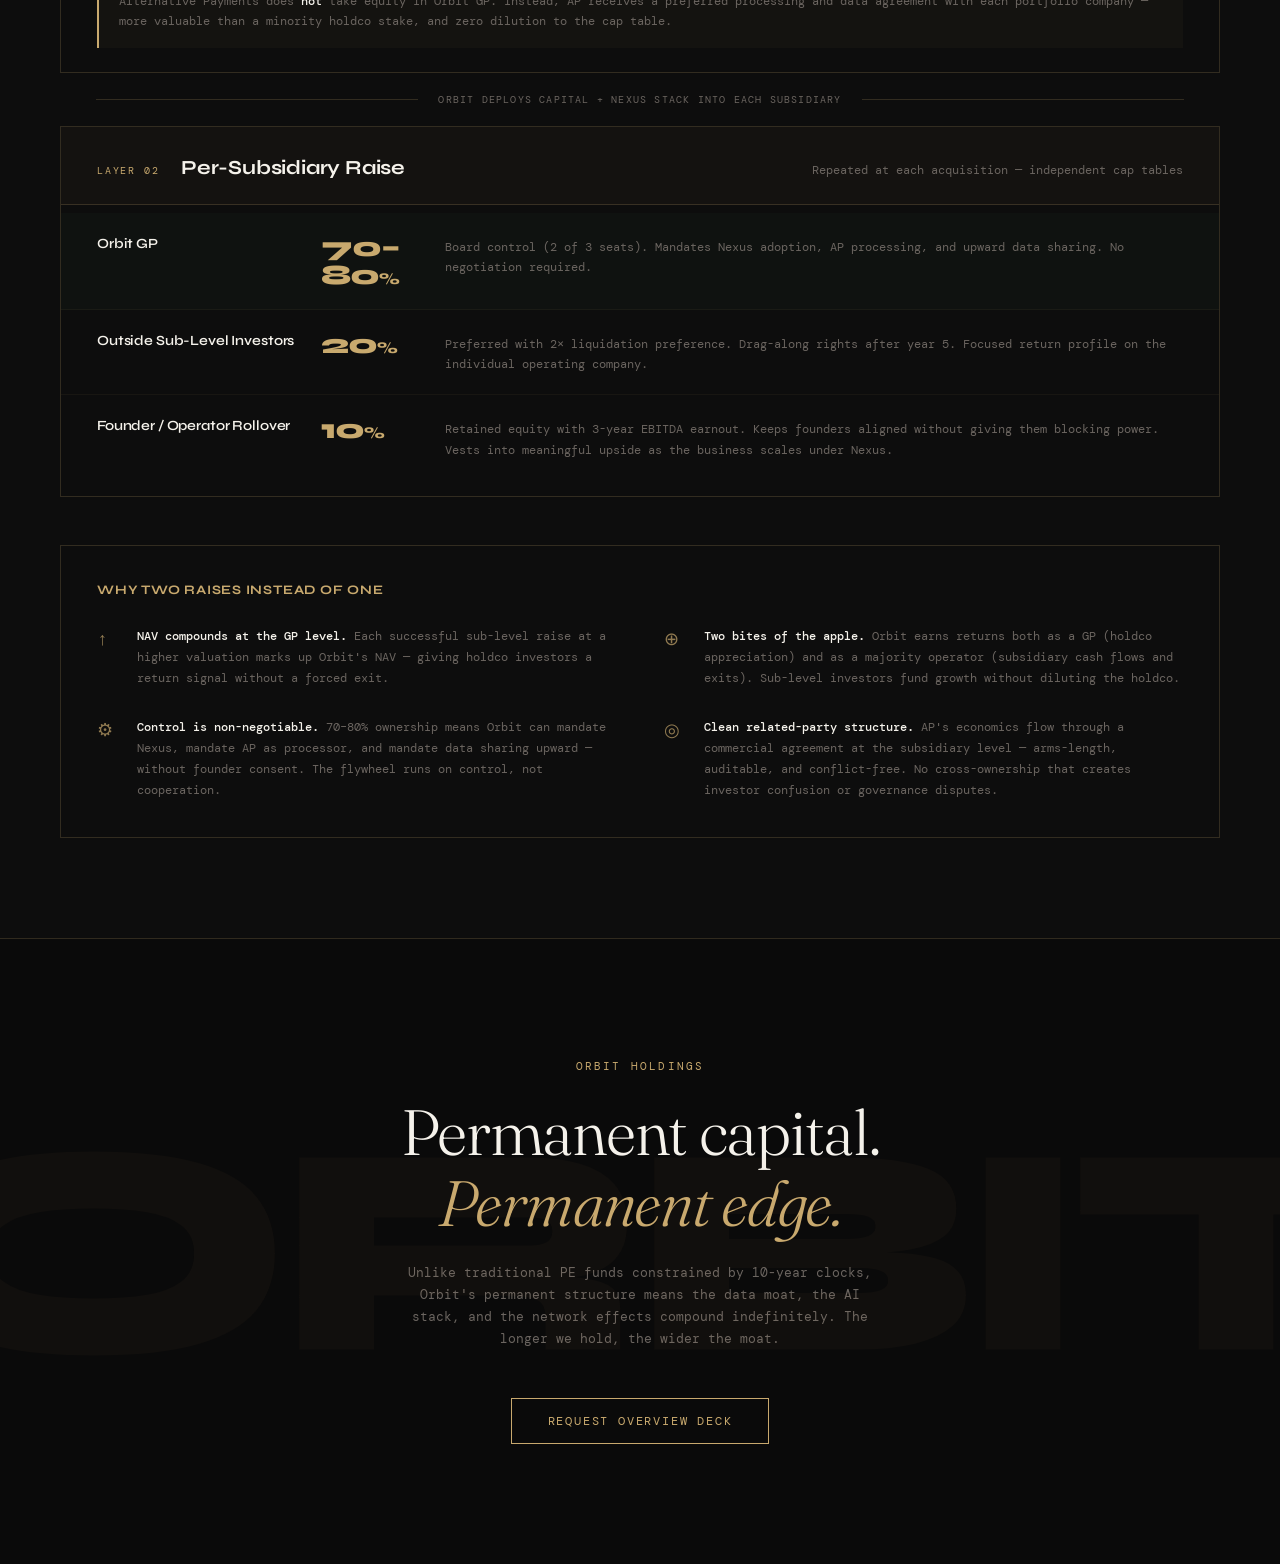
<file: orbit-overview.html>
<!DOCTYPE html>
<html lang="en">
<head>
<meta charset="UTF-8">
<meta name="viewport" content="width=device-width, initial-scale=1.0">
<title>Orbit — AI-Powered Permanent Capital Vehicle</title>
<link href="https://fonts.googleapis.com/css2?family=Syne:wght@400;500;600;700;800&family=DM+Mono:wght@300;400;500&family=Fraunces:ital,opsz,wght@0,9..144,300;0,9..144,400;1,9..144,300&display=swap" rel="stylesheet">
<style>
  :root {
    --black: #0a0a0a;
    --off-white: #f5f2eb;
    --cream: #ede9df;
    --gold: #c8a96e;
    --gold-light: #e2c998;
    --green: #3d7a5a;
    --green-light: #5aad82;
    --rust: #b85c38;
    --muted: #6b6560;
    --border: rgba(200,169,110,0.2);
  }

  * { margin: 0; padding: 0; box-sizing: border-box; }

  body {
    background: var(--black);
    color: var(--off-white);
    font-family: 'DM Mono', monospace;
    overflow-x: hidden;
  }

  /* ── HERO ── */
  .hero {
    min-height: 100vh;
    display: grid;
    grid-template-rows: auto 1fr auto;
    padding: 40px 60px;
    position: relative;
    overflow: hidden;
  }

  .hero::before {
    content: '';
    position: absolute;
    top: -200px; right: -200px;
    width: 700px; height: 700px;
    background: radial-gradient(circle, rgba(200,169,110,0.08) 0%, transparent 70%);
    pointer-events: none;
  }
  .hero::after {
    content: '';
    position: absolute;
    bottom: -100px; left: -100px;
    width: 500px; height: 500px;
    background: radial-gradient(circle, rgba(61,122,90,0.07) 0%, transparent 70%);
    pointer-events: none;
  }

  .nav {
    display: flex;
    justify-content: space-between;
    align-items: center;
    border-bottom: 1px solid var(--border);
    padding-bottom: 24px;
    animation: fadeUp 0.8s ease both;
  }

  .logo {
    font-family: 'Syne', sans-serif;
    font-size: 28px;
    font-weight: 800;
    letter-spacing: -0.02em;
    color: var(--gold);
  }
  .logo span { color: var(--off-white); }

  .nav-tag {
    font-size: 11px;
    letter-spacing: 0.15em;
    text-transform: uppercase;
    color: var(--muted);
    border: 1px solid var(--border);
    padding: 6px 14px;
    border-radius: 2px;
  }

  .hero-body {
    display: flex;
    flex-direction: column;
    justify-content: center;
    padding: 80px 0 60px;
    animation: fadeUp 0.8s 0.15s ease both;
  }

  .eyebrow {
    font-size: 11px;
    letter-spacing: 0.2em;
    text-transform: uppercase;
    color: var(--gold);
    margin-bottom: 28px;
    display: flex;
    align-items: center;
    gap: 12px;
  }
  .eyebrow::after {
    content: '';
    width: 60px; height: 1px;
    background: var(--gold);
    opacity: 0.5;
  }

  .hero-headline {
    font-family: 'Fraunces', serif;
    font-size: clamp(52px, 6vw, 88px);
    font-weight: 300;
    line-height: 1.0;
    letter-spacing: -0.02em;
    color: var(--off-white);
    max-width: 800px;
    margin-bottom: 32px;
  }
  .hero-headline em {
    font-style: italic;
    color: var(--gold);
  }

  .hero-sub {
    font-size: 14px;
    line-height: 1.7;
    color: var(--muted);
    max-width: 560px;
    margin-bottom: 56px;
  }

  .hero-stats {
    display: flex;
    gap: 56px;
  }
  .stat-item {}
  .stat-num {
    font-family: 'Syne', sans-serif;
    font-size: 36px;
    font-weight: 700;
    color: var(--off-white);
    letter-spacing: -0.03em;
  }
  .stat-num span { color: var(--gold); }
  .stat-label {
    font-size: 10px;
    letter-spacing: 0.12em;
    text-transform: uppercase;
    color: var(--muted);
    margin-top: 4px;
  }

  .hero-footer {
    border-top: 1px solid var(--border);
    padding-top: 24px;
    display: flex;
    justify-content: space-between;
    align-items: center;
    font-size: 11px;
    color: var(--muted);
    letter-spacing: 0.08em;
    animation: fadeUp 0.8s 0.3s ease both;
  }

  /* ── SECTIONS ── */
  section {
    padding: 100px 60px;
    border-top: 1px solid var(--border);
  }

  .section-label {
    font-size: 10px;
    letter-spacing: 0.2em;
    text-transform: uppercase;
    color: var(--gold);
    margin-bottom: 16px;
  }

  .section-title {
    font-family: 'Syne', sans-serif;
    font-size: clamp(32px, 3.5vw, 52px);
    font-weight: 700;
    letter-spacing: -0.02em;
    line-height: 1.1;
    margin-bottom: 60px;
    color: var(--off-white);
  }

  /* ── STRUCTURE ── */
  .structure-section {
    background: #0d0d0d;
  }

  .structure-grid {
    display: grid;
    grid-template-columns: 1fr 1fr 1fr;
    gap: 2px;
    background: var(--border);
    border: 1px solid var(--border);
  }

  .struct-cell {
    background: var(--black);
    padding: 36px 32px;
    position: relative;
    transition: background 0.3s;
  }
  .struct-cell:hover { background: #111; }

  .struct-cell.featured {
    background: #0e120f;
    grid-column: span 3;
    display: grid;
    grid-template-columns: 1fr 1fr 1fr;
    gap: 40px;
    align-items: start;
  }

  .struct-icon {
    font-size: 11px;
    letter-spacing: 0.15em;
    text-transform: uppercase;
    color: var(--gold);
    margin-bottom: 16px;
    padding-bottom: 12px;
    border-bottom: 1px solid var(--border);
  }

  .struct-title {
    font-family: 'Syne', sans-serif;
    font-size: 20px;
    font-weight: 700;
    color: var(--off-white);
    margin-bottom: 12px;
    letter-spacing: -0.01em;
  }

  .struct-body {
    font-size: 12px;
    line-height: 1.75;
    color: var(--muted);
  }

  .struct-highlight {
    color: var(--green-light);
    font-weight: 500;
  }

  /* ── MOAT ── */
  .moat-section {}

  .moat-grid {
    display: grid;
    grid-template-columns: repeat(4, 1fr);
    gap: 24px;
    margin-bottom: 60px;
  }

  .moat-card {
    border: 1px solid var(--border);
    padding: 32px 28px;
    position: relative;
    overflow: hidden;
    transition: border-color 0.3s, transform 0.3s;
  }
  .moat-card:hover {
    border-color: var(--gold);
    transform: translateY(-3px);
  }
  .moat-card::before {
    content: '';
    position: absolute;
    top: 0; left: 0; right: 0;
    height: 2px;
    background: var(--gold);
    opacity: 0;
    transition: opacity 0.3s;
  }
  .moat-card:hover::before { opacity: 1; }

  .moat-num {
    font-family: 'Syne', sans-serif;
    font-size: 48px;
    font-weight: 800;
    color: var(--border);
    line-height: 1;
    margin-bottom: 20px;
    letter-spacing: -0.04em;
  }

  .moat-title {
    font-family: 'Syne', sans-serif;
    font-size: 16px;
    font-weight: 700;
    color: var(--off-white);
    margin-bottom: 10px;
    letter-spacing: -0.01em;
  }

  .moat-body {
    font-size: 12px;
    line-height: 1.7;
    color: var(--muted);
  }

  /* ── NEXUS ── */
  .nexus-section {
    background: #0d0d0d;
  }

  .nexus-grid {
    display: grid;
    grid-template-columns: repeat(5, 1fr);
    gap: 2px;
    background: var(--border);
  }

  .nexus-col {
    background: var(--black);
  }

  .nexus-header {
    padding: 20px 20px 16px;
    border-bottom: 2px solid var(--gold);
    font-family: 'Syne', sans-serif;
    font-size: 13px;
    font-weight: 700;
    letter-spacing: -0.01em;
    color: var(--gold);
  }

  .nexus-items {
    padding: 16px 0;
  }

  .nexus-item {
    padding: 8px 20px;
    font-size: 11px;
    color: var(--muted);
    line-height: 1.5;
    border-bottom: 1px solid rgba(200,169,110,0.06);
    transition: color 0.2s, background 0.2s;
  }
  .nexus-item:hover {
    color: var(--off-white);
    background: rgba(200,169,110,0.04);
  }
  .nexus-item:last-child { border-bottom: none; }

  /* ── FLYWHEEL ── */
  .flywheel-section {}

  .flywheel-layout {
    display: grid;
    grid-template-columns: 1fr 1fr;
    gap: 80px;
    align-items: center;
  }

  .flywheel-diagram {
    position: relative;
    height: 420px;
    display: flex;
    align-items: center;
    justify-content: center;
  }

  .orbit-ring {
    position: absolute;
    border-radius: 50%;
    border: 1px solid var(--border);
    animation: spin linear infinite;
  }
  .orbit-ring:nth-child(1) {
    width: 380px; height: 380px;
    animation-duration: 40s;
    border-style: dashed;
  }
  .orbit-ring:nth-child(2) {
    width: 280px; height: 280px;
    animation-duration: 28s;
    animation-direction: reverse;
    border-color: rgba(61,122,90,0.25);
  }

  .orbit-center {
    position: relative;
    z-index: 10;
    text-align: center;
    width: 140px; height: 140px;
    background: radial-gradient(circle, rgba(200,169,110,0.12), rgba(200,169,110,0.03));
    border-radius: 50%;
    border: 1px solid rgba(200,169,110,0.4);
    display: flex;
    flex-direction: column;
    align-items: center;
    justify-content: center;
  }

  .orbit-center-name {
    font-family: 'Syne', sans-serif;
    font-size: 22px;
    font-weight: 800;
    color: var(--gold);
    letter-spacing: -0.02em;
  }
  .orbit-center-sub {
    font-size: 9px;
    letter-spacing: 0.15em;
    text-transform: uppercase;
    color: var(--muted);
    margin-top: 4px;
  }

  .orbit-node {
    position: absolute;
    width: 70px; height: 70px;
    border-radius: 50%;
    background: var(--black);
    border: 1px solid var(--border);
    display: flex;
    align-items: center;
    justify-content: center;
    font-size: 9px;
    text-align: center;
    color: var(--off-white);
    letter-spacing: 0.05em;
    text-transform: uppercase;
    z-index: 5;
    line-height: 1.3;
    padding: 6px;
    transition: border-color 0.3s;
  }
  .orbit-node:hover { border-color: var(--gold); }

  .flywheel-points {}

  .flywheel-point {
    display: flex;
    gap: 20px;
    align-items: flex-start;
    padding: 24px 0;
    border-bottom: 1px solid var(--border);
  }
  .flywheel-point:last-child { border-bottom: none; }

  .fp-num {
    font-family: 'Syne', sans-serif;
    font-size: 11px;
    font-weight: 700;
    color: var(--gold);
    opacity: 0.5;
    min-width: 28px;
    padding-top: 2px;
    letter-spacing: 0.05em;
  }
  .fp-title {
    font-family: 'Syne', sans-serif;
    font-size: 15px;
    font-weight: 700;
    color: var(--off-white);
    margin-bottom: 6px;
    letter-spacing: -0.01em;
  }
  .fp-body {
    font-size: 12px;
    color: var(--muted);
    line-height: 1.7;
  }

  /* ── VERTICALS ── */
  .verticals-section {
    background: #0d0d0d;
  }

  .verticals-grid {
    display: grid;
    grid-template-columns: repeat(4, 1fr);
    gap: 2px;
    background: var(--border);
  }

  .vertical-card {
    background: var(--black);
    padding: 36px 28px;
    transition: background 0.3s;
  }
  .vertical-card:hover { background: #111; }
  .vertical-card.primary { background: #0e120f; }

  .v-tag {
    font-size: 10px;
    letter-spacing: 0.15em;
    text-transform: uppercase;
    color: var(--green-light);
    margin-bottom: 16px;
    display: flex;
    align-items: center;
    gap: 8px;
  }
  .v-dot { width: 6px; height: 6px; border-radius: 50%; background: var(--green-light); }

  .v-name {
    font-family: 'Syne', sans-serif;
    font-size: 22px;
    font-weight: 700;
    color: var(--off-white);
    margin-bottom: 8px;
    letter-spacing: -0.01em;
  }

  .v-body {
    font-size: 12px;
    color: var(--muted);
    line-height: 1.7;
    margin-bottom: 20px;
  }

  .v-chips {
    display: flex;
    flex-wrap: wrap;
    gap: 6px;
    margin-top: 16px;
  }
  .v-chip {
    font-size: 10px;
    border: 1px solid var(--border);
    padding: 4px 10px;
    border-radius: 2px;
    color: var(--muted);
    letter-spacing: 0.05em;
  }

  /* ── CTA ── */
  .cta-section {
    padding: 120px 60px;
    text-align: center;
    position: relative;
    overflow: hidden;
  }
  .cta-section::before {
    content: 'ORBIT';
    position: absolute;
    top: 50%; left: 50%;
    transform: translate(-50%, -50%);
    font-family: 'Syne', sans-serif;
    font-size: 300px;
    font-weight: 800;
    color: rgba(200,169,110,0.03);
    letter-spacing: -0.05em;
    pointer-events: none;
    white-space: nowrap;
  }

  .cta-eyebrow {
    font-size: 11px;
    letter-spacing: 0.2em;
    text-transform: uppercase;
    color: var(--gold);
    margin-bottom: 24px;
  }

  .cta-title {
    font-family: 'Fraunces', serif;
    font-size: clamp(40px, 5vw, 72px);
    font-weight: 300;
    line-height: 1.1;
    color: var(--off-white);
    margin-bottom: 24px;
    letter-spacing: -0.02em;
  }
  .cta-title em { font-style: italic; color: var(--gold); }

  .cta-body {
    font-size: 13px;
    color: var(--muted);
    max-width: 480px;
    margin: 0 auto 48px;
    line-height: 1.7;
  }

  .cta-pill {
    display: inline-block;
    border: 1px solid var(--gold);
    color: var(--gold);
    padding: 14px 36px;
    font-size: 12px;
    letter-spacing: 0.15em;
    text-transform: uppercase;
    transition: all 0.3s;
    cursor: pointer;
  }
  .cta-pill:hover {
    background: var(--gold);
    color: var(--black);
  }

  /* ── CAPITAL STRUCTURE ── */
  .capital-section { background: #0d0d0d; }

  .capital-layout {
    display: flex;
    flex-direction: column;
    gap: 0;
  }

  .cap-layer {
    border: 1px solid var(--border);
    overflow: hidden;
  }

  .cap-layer + .cap-layer { border-top: none; }

  .cap-layer-header {
    padding: 28px 36px 24px;
    border-bottom: 1px solid var(--border);
    display: flex;
    align-items: baseline;
    gap: 20px;
    background: rgba(200,169,110,0.03);
  }

  .cap-layer-tag {
    font-size: 10px;
    letter-spacing: 0.18em;
    text-transform: uppercase;
    color: var(--gold);
    min-width: 64px;
  }

  .cap-layer-name {
    font-family: 'Syne', sans-serif;
    font-size: 20px;
    font-weight: 700;
    color: var(--off-white);
    letter-spacing: -0.01em;
  }

  .cap-layer-sub {
    font-size: 12px;
    color: var(--muted);
    margin-left: auto;
  }

  .cap-layer-body {
    padding: 8px 0 16px;
  }

  .cap-row {
    display: grid;
    grid-template-columns: 200px 100px 1fr;
    align-items: start;
    gap: 24px;
    padding: 20px 36px;
    border-bottom: 1px solid rgba(200,169,110,0.06);
    transition: background 0.2s;
  }
  .cap-row:hover { background: rgba(200,169,110,0.03); }
  .cap-row:last-of-type { border-bottom: none; }
  .cap-row.highlight { background: rgba(61,122,90,0.05); }
  .cap-row.highlight:hover { background: rgba(61,122,90,0.08); }

  .cap-party {
    font-family: 'Syne', sans-serif;
    font-size: 14px;
    font-weight: 600;
    color: var(--off-white);
    letter-spacing: -0.01em;
    padding-top: 2px;
  }

  .cap-pct {
    font-family: 'Syne', sans-serif;
    font-size: 28px;
    font-weight: 800;
    color: var(--gold);
    letter-spacing: -0.03em;
    line-height: 1;
  }
  .cap-pct span { font-size: 16px; }

  .cap-note {
    font-size: 12px;
    color: var(--muted);
    line-height: 1.7;
    padding-top: 4px;
  }

  .cap-callout {
    margin: 8px 36px 8px;
    padding: 16px 20px;
    border-left: 2px solid var(--gold);
    font-size: 12px;
    color: var(--muted);
    line-height: 1.7;
    background: rgba(200,169,110,0.04);
  }
  .cap-callout em { color: var(--off-white); font-style: normal; font-weight: 500; }

  .cap-arrow {
    display: flex;
    align-items: center;
    gap: 20px;
    padding: 20px 36px;
  }
  .cap-arrow-line {
    flex: 1;
    height: 1px;
    background: var(--border);
  }
  .cap-arrow-label {
    font-size: 10px;
    letter-spacing: 0.12em;
    text-transform: uppercase;
    color: var(--muted);
    white-space: nowrap;
  }

  .cap-why {
    margin-top: 48px;
    border: 1px solid var(--border);
    padding: 36px;
  }

  .cap-why-title {
    font-family: 'Syne', sans-serif;
    font-size: 13px;
    font-weight: 700;
    letter-spacing: 0.06em;
    text-transform: uppercase;
    color: var(--gold);
    margin-bottom: 28px;
  }

  .cap-why-grid {
    display: grid;
    grid-template-columns: 1fr 1fr;
    gap: 28px 48px;
  }

  .cap-why-item {
    display: flex;
    gap: 16px;
    align-items: flex-start;
  }

  .cap-why-icon {
    font-size: 18px;
    color: var(--gold);
    min-width: 24px;
    padding-top: 1px;
    opacity: 0.7;
  }

  .cap-why-text {
    font-size: 12px;
    color: var(--muted);
    line-height: 1.75;
  }
  .cap-why-text strong { color: var(--off-white); font-weight: 500; }

  .v-bracket {
    font-family: 'DM Mono', monospace;
    font-size: 13px;
    font-weight: 400;
    color: var(--muted);
    letter-spacing: 0;
  }

  .verticals-footnote {
    display: flex;
    gap: 16px;
    align-items: flex-start;
    margin-top: 28px;
    padding: 24px 28px;
    border: 1px solid var(--border);
    border-top: 2px solid var(--gold);
    background: rgba(200,169,110,0.03);
  }

  .vf-asterisk {
    font-family: 'Syne', sans-serif;
    font-size: 22px;
    color: var(--gold);
    line-height: 1;
    min-width: 16px;
    padding-top: 1px;
  }

  .vf-text {
    font-size: 12px;
    color: var(--muted);
    line-height: 1.8;
  }

  /* ── TARGET CRITERIA ── */
  .target-section {}

  .target-grid {
    display: grid;
    grid-template-columns: repeat(3, 1fr);
    gap: 2px;
    background: var(--border);
    border: 1px solid var(--border);
    margin-bottom: 48px;
  }

  .target-card {
    background: var(--black);
    padding: 36px 32px;
    transition: background 0.3s;
    position: relative;
  }
  .target-card:hover { background: #111; }

  .target-card.highlight-card {
    background: #0e120f;
    grid-column: span 1;
  }
  .target-card.highlight-card:hover { background: #111b13; }
  .target-card.highlight-card::before {
    content: '';
    position: absolute;
    top: 0; left: 0; right: 0;
    height: 2px;
    background: var(--green-light);
  }

  .target-icon {
    font-size: 20px;
    color: var(--gold);
    opacity: 0.6;
    margin-bottom: 18px;
    line-height: 1;
  }

  .target-title {
    font-family: 'Syne', sans-serif;
    font-size: 17px;
    font-weight: 700;
    color: var(--off-white);
    margin-bottom: 12px;
    letter-spacing: -0.01em;
    line-height: 1.2;
  }

  .target-body {
    font-size: 12px;
    color: var(--muted);
    line-height: 1.75;
    margin-bottom: 18px;
  }

  .target-signal {
    font-size: 10px;
    letter-spacing: 0.1em;
    color: var(--gold);
    opacity: 0.7;
    border-top: 1px solid var(--border);
    padding-top: 14px;
    line-height: 1.6;
  }

  .target-summary {
    border: 1px solid var(--border);
    padding: 36px 40px;
    display: grid;
    grid-template-columns: 200px 1fr;
    gap: 40px;
    align-items: center;
    background: rgba(200,169,110,0.03);
  }

  .ts-label {
    font-size: 10px;
    letter-spacing: 0.18em;
    text-transform: uppercase;
    color: var(--gold);
    line-height: 1.6;
  }

  .ts-text {
    font-family: 'Fraunces', serif;
    font-size: 18px;
    font-weight: 300;
    color: var(--off-white);
    line-height: 1.6;
    font-style: italic;
  }

  @media (max-width: 1100px) {
    .target-grid { grid-template-columns: repeat(2, 1fr); }
    .target-summary { grid-template-columns: 1fr; gap: 16px; }
  }
  @media (max-width: 700px) {
    .target-grid { grid-template-columns: 1fr; }
  }

  /* ── ANIMATIONS ── */
  @keyframes fadeUp {
    from { opacity: 0; transform: translateY(20px); }
    to { opacity: 1; transform: translateY(0); }
  }
  @keyframes spin {
    from { transform: rotate(0deg); }
    to { transform: rotate(360deg); }
  }

  .reveal {
    opacity: 0;
    transform: translateY(24px);
    transition: opacity 0.7s ease, transform 0.7s ease;
  }
  .reveal.visible {
    opacity: 1;
    transform: translateY(0);
  }

  /* ── RESPONSIVE ── */
  @media (max-width: 1100px) {
    .moat-grid { grid-template-columns: repeat(2, 1fr); }
    .nexus-grid { grid-template-columns: repeat(3, 1fr); }
    .verticals-grid { grid-template-columns: repeat(2, 1fr); }
    .flywheel-layout { grid-template-columns: 1fr; }
    .flywheel-diagram { display: none; }
    .struct-cell.featured { grid-template-columns: 1fr; }
    .structure-grid { grid-template-columns: 1fr; }
  }
  @media (max-width: 700px) {
    .hero, section { padding: 60px 24px; }
    .hero-stats { flex-wrap: wrap; gap: 32px; }
    .moat-grid { grid-template-columns: 1fr; }
    .nexus-grid { grid-template-columns: 1fr 1fr; }
    .verticals-grid { grid-template-columns: 1fr; }
  }
</style>
</head>
<body>

<!-- HERO -->
<div class="hero">
  <nav class="nav">
    <div class="logo">Orbit<span>.</span></div>
    <div class="nav-tag">Permanent Capital Vehicle — Confidential</div>
  </nav>

  <div class="hero-body">
    <div class="eyebrow">AI-Powered Holdco</div>
    <h1 class="hero-headline">
      The data moat<br>that compounds<br>
      <em>forever.</em>
    </h1>
    <p class="hero-sub">
      Orbit is a permanent capital vehicle acquiring recurring services businesses — MSPs, pool services, waste management, elevator maintenance, and beyond — deploying a shared AI operating stack and payments intelligence layer that gets smarter with every portfolio company added.
    </p>
    <div class="hero-stats">
      <div class="stat-item">
        <div class="stat-num">70–80<span>%</span></div>
        <div class="stat-label">Orbit ownership per portfolio co.</div>
      </div>
      <div class="stat-item">
        <div class="stat-num"><span>∞</span></div>
        <div class="stat-label">Holding period</div>
      </div>
      <div class="stat-item">
        <div class="stat-num">7<span>+</span></div>
        <div class="stat-label">AI verticals in Nexus stack</div>
      </div>
    </div>
  </div>

  <div class="hero-footer">
    <span>Orbit Holdings GP — Recurring Services Businesses</span>
    <span>Powered by Alternative Payments × Nexus AI</span>
  </div>
</div>

<!-- STRUCTURE -->
<section class="structure-section reveal">
  <div class="section-label">Corporate Architecture</div>
  <h2 class="section-title">Hub-and-spoke,<br>built to compound.</h2>

  <div class="structure-grid">
    <div class="struct-cell featured">
      <div>
        <div class="struct-icon">Layer 01 — GP</div>
        <div class="struct-title">Orbit Holdings</div>
        <div class="struct-body">The general partner. Raises capital, sets thesis, owns <span class="struct-highlight">70–80% of each portfolio company</span>. Manages the shared IP stack and data infrastructure. NAV-based valuation creates a compounding asset base — not a fund with a clock. Alternative Payments contributes data infrastructure and payments rails via a preferred commercial agreement, not equity — keeping the cap table clean and the economics in AP's P&L.</div>
      </div>
      <div>
        <div class="struct-icon">Layer 02 — Platform</div>
        <div class="struct-title">Nexus AI</div>
        <div class="struct-body">The shared operating system deployed across all portfolio companies. 7 functional pillars: Sales, CX, Ops, EPD, Finance/Payments, Risk, and Data. Each vertical gets the full stack. <span class="struct-highlight">Data flows upward to the GP</span>, creating a proprietary intelligence layer no single company could build alone.</div>
      </div>
      <div>
        <div class="struct-icon">Layer 03 — Alpha</div>
        <div class="struct-title">Investment Engineers</div>
        <div class="struct-body">A dedicated team that identifies acquisition targets, runs diligence with AI-assisted analysis, and integrates new companies onto the Nexus platform within 90 days. <span class="struct-highlight">Deal sourcing, diligence, and integration are productized</span> — not ad hoc.</div>
      </div>
    </div>
    <div class="struct-cell">
      <div class="struct-icon">Portfolio</div>
      <div class="struct-title">MSP</div>
      <div class="struct-body">Core vertical. Deep payments & recurring billing infrastructure. 1,000+ customers as reference class.</div>
    </div>
    <div class="struct-cell">
      <div class="struct-icon">Portfolio</div>
      <div class="struct-title">Pool Services</div>
      <div class="struct-body">Fragmented, route-based, high-LTV customers. Scheduling, dispatch, and AR automation unlock immediate margin.</div>
    </div>
    <div class="struct-cell">
      <div class="struct-icon">Portfolio</div>
      <div class="struct-title">Waste Management</div>
      <div class="struct-body">Underdeveloped payment infrastructure. High contract volume, regulatory complexity. Nexus stack creates asymmetric value.</div>
    </div>
  </div>
</section>

<!-- DATA MOAT -->
<section class="reveal">
  <div class="section-label">Core Differentiation</div>
  <h2 class="section-title">Four compounding<br>moats in one vehicle.</h2>
  <div class="moat-grid">
    <div class="moat-card">
      <div class="moat-num">01</div>
      <div class="moat-title">Payments Data Intelligence</div>
      <div class="moat-body">Every transaction across every portfolio company flows into a shared data warehouse. Invoice data, ACH patterns, churn signals, payment behavior — trained into proprietary models that no single operator can replicate. The more companies acquired, the smarter the models.</div>
    </div>
    <div class="moat-card">
      <div class="moat-num">02</div>
      <div class="moat-title">Nexus AI Operating Stack</div>
      <div class="moat-body">Purpose-built AI tools across 50+ use cases — BDR sequencing, AR automation, health scoring, autonomous support — shared across the portfolio at near-zero marginal cost per company. Competitive advantage that accelerates with each deployment.</div>
    </div>
    <div class="moat-card">
      <div class="moat-num">03</div>
      <div class="moat-title">Talent & CTRL-TAB</div>
      <div class="moat-body">Centralized talent acquisition brings world-class operators into each vertical faster than individual companies can recruit. The holdco becomes the employer of choice across recurring services industries.</div>
    </div>
    <div class="moat-card">
      <div class="moat-num">04</div>
      <div class="moat-title">Cost Arbitrage at Scale</div>
      <div class="moat-body">Payment processing economics, low-cost geography centers, shared procurement, and automated ERP implementation — savings that compound across each acquisition, improving unit economics firm-wide rather than company-by-company.</div>
    </div>
  </div>
</section>

<!-- NEXUS STACK -->
<section class="nexus-section reveal">
  <div class="section-label">The Operating System</div>
  <h2 class="section-title">Nexus AI — deployed<br>across every portfolio company.</h2>
  <div class="nexus-grid">
    <div class="nexus-col">
      <div class="nexus-header">Sales</div>
      <div class="nexus-items">
        <div class="nexus-item">Outbound prospecting & AI BDR sequencing</div>
        <div class="nexus-item">Call recording, scoring & rep coaching</div>
        <div class="nexus-item">CRM hygiene & contact enrichment</div>
        <div class="nexus-item">Proposal / quote generation</div>
        <div class="nexus-item">Win/loss analysis & pipeline forecasting</div>
        <div class="nexus-item">Churn prediction & expansion signals</div>
        <div class="nexus-item">Competitive intelligence monitoring</div>
        <div class="nexus-item">Lead scoring & intent data aggregation</div>
        <div class="nexus-item">Contract renewal & auto-renewal triggers</div>
        <div class="nexus-item">Pricing optimization engine</div>
        <div class="nexus-item">Commission tracking & dispute resolution</div>
      </div>
    </div>
    <div class="nexus-col">
      <div class="nexus-header">Customer Success</div>
      <div class="nexus-items">
        <div class="nexus-item">AI Tier-1 autonomous support resolution</div>
        <div class="nexus-item">Ticketing triage & intelligent routing</div>
        <div class="nexus-item">Customer health scoring & dashboarding</div>
        <div class="nexus-item">Onboarding workflow automation</div>
        <div class="nexus-item">Escalation management & SLA monitoring</div>
        <div class="nexus-item">Knowledge base generation</div>
        <div class="nexus-item">CSAT/NPS surveying & closed-loop follow-up</div>
        <div class="nexus-item">Self-service customer portal</div>
        <div class="nexus-item">Multilingual support automation</div>
        <div class="nexus-item">Proactive outreach on usage anomalies</div>
        <div class="nexus-item">Retention playbook automation</div>
      </div>
    </div>
    <div class="nexus-col">
      <div class="nexus-header">Operations</div>
      <div class="nexus-items">
        <div class="nexus-item">Contract lifecycle management</div>
        <div class="nexus-item">Vendor management & procurement</div>
        <div class="nexus-item">Scheduling & dispatch optimization</div>
        <div class="nexus-item">Compliance & license tracking</div>
        <div class="nexus-item">KPI dashboards & BI</div>
        <div class="nexus-item">HR onboarding & offboarding workflows</div>
        <div class="nexus-item">Document management & e-signatures</div>
        <div class="nexus-item">SOP creation & maintenance (AI-gen)</div>
        <div class="nexus-item">Fleet & equipment tracking</div>
        <div class="nexus-item">Route optimization</div>
        <div class="nexus-item">Internal audit & policy enforcement</div>
      </div>
    </div>
    <div class="nexus-col">
      <div class="nexus-header">Finance / Payments</div>
      <div class="nexus-items">
        <div class="nexus-item">AR automation & intelligent collections</div>
        <div class="nexus-item">Payment processing (card, ACH, surcharge)</div>
        <div class="nexus-item">Revenue recognition & invoicing</div>
        <div class="nexus-item">Financial close automation</div>
        <div class="nexus-item">Risk scoring & fraud monitoring</div>
        <div class="nexus-item">Subscription & recurring billing</div>
        <div class="nexus-item">Multi-entity consolidation</div>
        <div class="nexus-item">Cash flow forecasting</div>
        <div class="nexus-item">Tax compliance automation</div>
        <div class="nexus-item">Payroll processing</div>
        <div class="nexus-item">Cap table & equity management</div>
      </div>
    </div>
    <div class="nexus-col">
      <div class="nexus-header">Data Pipeline / BI</div>
      <div class="nexus-items">
        <div class="nexus-item">Shared data warehouse / lakehouse</div>
        <div class="nexus-item">ETL pipelines & data normalization</div>
        <div class="nexus-item">Business intelligence layer</div>
        <div class="nexus-item">AI model training on vertical data</div>
        <div class="nexus-item">Benchmarking across portfolio companies</div>
        <div class="nexus-item">Cross-portfolio behavior analytics</div>
        <div class="nexus-item">LLM fine-tuning on vertical datasets</div>
        <div class="nexus-item">Shared vector DB for institutional knowledge</div>
        <div class="nexus-item">End-client health scoring</div>
        <div class="nexus-item">M&A deal sourcing & diligence AI</div>
        <div class="nexus-item">Automated ERP implementation</div>
      </div>
    </div>
  </div>
</section>

<!-- FLYWHEEL -->
<section class="reveal">
  <div class="section-label">The Flywheel</div>
  <h2 class="section-title">Why this compounds<br>and others don't.</h2>
  <div class="flywheel-layout">
    <div class="flywheel-diagram">
      <div class="orbit-ring"></div>
      <div class="orbit-ring"></div>
      <div class="orbit-center">
        <div class="orbit-center-name">Orbit</div>
        <div class="orbit-center-sub">Data Core</div>
      </div>
      <div class="orbit-node" style="top:10px;left:50%;transform:translateX(-50%)">MSP</div>
      <div class="orbit-node" style="top:50%;right:10px;transform:translateY(-50%)">Pool Svcs</div>
      <div class="orbit-node" style="bottom:10px;left:50%;transform:translateX(-50%)">Waste Mgmt</div>
      <div class="orbit-node" style="top:50%;left:10px;transform:translateY(-50%)">Elevator</div>
    </div>
    <div class="flywheel-points">
      <div class="flywheel-point">
        <div class="fp-num">01</div>
        <div>
          <div class="fp-title">Acquire a recurring services business</div>
          <div class="fp-body">Target fragmented verticals with underdeveloped payment infrastructure, high contract volume, and route-based or subscription revenue models. Deploy Investment Engineers for AI-assisted diligence.</div>
        </div>
      </div>
      <div class="flywheel-point">
        <div class="fp-num">02</div>
        <div>
          <div class="fp-title">Plug into Nexus + Alternative Payments</div>
          <div class="fp-body">Day 1 deployment: AR automation, payment processing, AI BDR, health scoring. 90-day integration playbook. Immediate margin expansion and data capture begins.</div>
        </div>
      </div>
      <div class="flywheel-point">
        <div class="fp-num">03</div>
        <div>
          <div class="fp-title">Data flows to the holdco</div>
          <div class="fp-body">Transaction data, customer behavior, churn signals, and payment patterns consolidate in Orbit's shared warehouse. Models retrain. Benchmarks sharpen. The GP gets smarter.</div>
        </div>
      </div>
      <div class="flywheel-point">
        <div class="fp-num">04</div>
        <div>
          <div class="fp-title">Next acquisition is cheaper and faster</div>
          <div class="fp-body">Better deal sourcing models. Faster integration. More accurate underwriting. Lower cost of capital as the track record builds. The flywheel tightens with every turn.</div>
        </div>
      </div>
    </div>
  </div>
</section>

<!-- VERTICALS -->
<section class="verticals-section reveal">
  <div class="section-label">Target Markets</div>
  <h2 class="section-title">Initial verticals.<br>One operating system.</h2>
  <div class="verticals-grid">
    <div class="vertical-card primary">
      <div class="v-tag"><div class="v-dot"></div>Core Vertical</div>
      <div class="v-name">MSP <span class="v-bracket">[I]</span></div>
      <div class="v-body">Managed service providers. 80% of Alternative Payments' existing customer base. Deeply understood. High NRR, subscription-led, relationship-driven with a dedicated technical account manager. The foundational proof point for the Orbit thesis — data flywheel already in motion.</div>
      <div class="v-chips">
        <div class="v-chip">Subscription billing</div>
        <div class="v-chip">High NRR</div>
        <div class="v-chip">IT services</div>
        <div class="v-chip">PSA integrations</div>
      </div>
    </div>
    <div class="vertical-card">
      <div class="v-tag"><div class="v-dot"></div>Expansion</div>
      <div class="v-name">Pool Services <span class="v-bracket">[II]</span></div>
      <div class="v-body">Route-based, high-frequency, deeply fragmented. The pool technician relationship is personal and sticky — customers stay for years. Scheduling, dispatch, AR, and seasonal billing are all manual today. Nexus route optimization and collections automation deliver immediate margin expansion.</div>
      <div class="v-chips">
        <div class="v-chip">Route optimization</div>
        <div class="v-chip">Field dispatch</div>
        <div class="v-chip">Seasonal billing</div>
        <div class="v-chip">Commercial focus</div>
      </div>
    </div>
    <div class="vertical-card">
      <div class="v-tag"><div class="v-dot"></div>Expansion</div>
      <div class="v-name">Waste Management <span class="v-bracket">[III]</span></div>
      <div class="v-body">Regulatory mandates create captive recurring revenue. High contract volume, severe tech debt, and underdeveloped payment infrastructure. Nexus compliance tracking, fleet management, and AR automation create asymmetric value where legacy operators have no comparable tools.</div>
      <div class="v-chips">
        <div class="v-chip">Compliance tracking</div>
        <div class="v-chip">Fleet management</div>
        <div class="v-chip">Contract lifecycle</div>
        <div class="v-chip">Specialty focus</div>
      </div>
    </div>
    <div class="vertical-card">
      <div class="v-tag"><div class="v-dot"></div>Expansion</div>
      <div class="v-name">Elevator Maintenance <span class="v-bracket">[IV]</span></div>
      <div class="v-body">Regulated inspection cycles create legally mandated recurring revenue — building owners cannot defer service. Extremely sticky relationships, strong margins, and severe tech debt in service tracking and compliance reporting. Fragmented outside the three national giants, with hundreds of independent operators as acquisition targets.</div>
      <div class="v-chips">
        <div class="v-chip">Regulatory mandate</div>
        <div class="v-chip">High margins</div>
        <div class="v-chip">Predictive maintenance</div>
        <div class="v-chip">Compliance automation</div>
      </div>
    </div>
  </div>
  <div class="verticals-footnote">
    <span class="vf-asterisk">*</span>
    <span class="vf-text">The above verticals represent Orbit's initial focus markets. We are actively conducting diligence across a number of additional recurring services industries that meet our acquisition criteria — including landscaping, fire & life safety, commercial HVAC, pest control, and others. The Nexus operating stack and Alternative Payments infrastructure are designed to be vertical-agnostic; the playbook transfers wherever there are recurring contracts, in-person relationships, and underinvested back-office technology.</span>
  </div>
</section>

<!-- TARGET CRITERIA -->
<section class="target-section reveal">
  <div class="section-label">Acquisition Criteria</div>
  <h2 class="section-title">What we're<br>looking for.</h2>

  <div class="target-grid">

    <div class="target-card">
      <div class="target-icon">⟳</div>
      <div class="target-title">Recurring B2B Services</div>
      <div class="target-body">Contract-based or subscription revenue with predictable renewal cycles. No transactional, project-based, or one-time revenue businesses. The recurring model is the prerequisite — it's what makes payments data meaningful and AR automation valuable.</div>
      <div class="target-signal">Monthly or annual contracts · High renewal rates · Invoice-driven</div>
    </div>

    <div class="target-card">
      <div class="target-icon">◈</div>
      <div class="target-title">AI Defensibility</div>
      <div class="target-body">The business must operate in a vertical where proprietary data creates durable advantage — not just where AI can cut costs. We look for companies sitting on untapped transaction, behavioral, or operational data that Nexus can train on and compound over time.</div>
      <div class="target-signal">Proprietary data assets · Vertical-specific workflows · Model trainability</div>
    </div>

    <div class="target-card">
      <div class="target-icon">◉</div>
      <div class="target-title">Relationship-Led, Automation-Ready</div>
      <div class="target-body">The client relationship is human and in-person — that's the moat. But the back office, billing, collections, scheduling, support, and reporting are ripe for full automation. We're not replacing the relationship; we're eliminating everything around it that shouldn't require a human.</div>
      <div class="target-signal">Field services · Account management · High-touch client retention</div>
    </div>

    <div class="target-card">
      <div class="target-icon">⌖</div>
      <div class="target-title">Significant Tech Debt</div>
      <div class="target-body">Legacy systems, manual processes, spreadsheet-based ops, disconnected tools. The more underinvested the technology, the greater the margin expansion opportunity when Nexus deploys. We aren't intimidated by complexity — we've productized the integration playbook.</div>
      <div class="target-signal">Manual AR · Disconnected CRM · No BI layer · Legacy billing</div>
    </div>

    <div class="target-card">
      <div class="target-icon">↗</div>
      <div class="target-title">Mid Single-Digit Organic Growth</div>
      <div class="target-body">We're not chasing hypergrowth. Steady, durable 4–7% organic revenue growth in a stable vertical signals a healthy business without the valuation premium of a high-growth SaaS company. Growth accelerates post-acquisition as Nexus Sales and CX tools deploy.</div>
      <div class="target-signal">4–7% organic growth · Stable customer base · Low churn</div>
    </div>

    <div class="target-card highlight-card">
      <div class="target-icon">◐</div>
      <div class="target-title">EBITDA Margins: 15–20% → 30%+</div>
      <div class="target-body">We target businesses with healthy but not optimized margins. 15–20% at entry signals a real business with pricing power. The path to 30%+ is repeatable: AP payment processing economics, Nexus automation replacing manual headcount, shared services at the holdco level, and low-cost geography arbitrage. Margin expansion is the return engine.</div>
      <div class="target-signal">Entry: 15–20% EBITDA · Target: 30%+ · Timeline: 24–36 months</div>
    </div>

    <div class="target-card">
      <div class="target-icon">⋮⋮</div>
      <div class="target-title">Fragmented Market with M&A Runway</div>
      <div class="target-body">The ideal vertical has hundreds of sub-scale operators with no dominant platform player. Fragmentation means acquisition multiples stay low, integration playbooks are reusable, and Orbit can consolidate market share systematically. Each acquisition expands the data flywheel and improves underwriting for the next one.</div>
      <div class="target-signal">No dominant player · Sub-scale operators · Replicable deal thesis</div>
    </div>

  </div>

  <div class="target-summary">
    <div class="ts-label">The ideal Orbit company in one sentence</div>
    <div class="ts-text">A founder-led B2B services business with sticky recurring contracts, in-person client relationships, 15–20% EBITDA margins, meaningful tech debt, and a fragmented competitive landscape — sitting inside a vertical where payments data and AI automation can compound into a durable moat.</div>
  </div>

</section>

<!-- CAPITAL STRUCTURE -->
<section class="capital-section reveal">
  <div class="section-label">Capitalization Model</div>
  <h2 class="section-title">Two raises.<br>Three classes of return.</h2>

  <div class="capital-layout">

    <!-- LAYER 1: GP -->
    <div class="cap-layer">
      <div class="cap-layer-header">
        <div class="cap-layer-tag">Layer 01</div>
        <div class="cap-layer-name">Orbit GP Raise</div>
        <div class="cap-layer-sub">Holdco level — platform, team, pipeline</div>
      </div>
      <div class="cap-layer-body">
        <div class="cap-row">
          <div class="cap-party">Outside Investors</div>
          <div class="cap-pct">20<span>%</span></div>
          <div class="cap-note">Growth capital. NAV-based liquidity via periodic tender offers as portfolio appreciates.</div>
        </div>
        <div class="cap-row highlight">
          <div class="cap-party">Founders / GP Team</div>
          <div class="cap-pct">80<span>%</span></div>
          <div class="cap-note">Permanent equity. Carries the platform premium — Nexus IP, deal pipeline, payments data infrastructure.</div>
        </div>
        <div class="cap-callout">
          Alternative Payments does <em>not</em> take equity in Orbit GP. Instead, AP receives a preferred processing and data agreement with each portfolio company — more valuable than a minority holdco stake, and zero dilution to the cap table.
        </div>
      </div>
    </div>

    <div class="cap-arrow">
      <div class="cap-arrow-line"></div>
      <div class="cap-arrow-label">Orbit deploys capital + Nexus stack into each subsidiary</div>
      <div class="cap-arrow-line"></div>
    </div>

    <!-- LAYER 2: SUBSIDIARIES -->
    <div class="cap-layer">
      <div class="cap-layer-header">
        <div class="cap-layer-tag">Layer 02</div>
        <div class="cap-layer-name">Per-Subsidiary Raise</div>
        <div class="cap-layer-sub">Repeated at each acquisition — independent cap tables</div>
      </div>
      <div class="cap-layer-body">
        <div class="cap-row highlight">
          <div class="cap-party">Orbit GP</div>
          <div class="cap-pct">70–80<span>%</span></div>
          <div class="cap-note">Board control (2 of 3 seats). Mandates Nexus adoption, AP processing, and upward data sharing. No negotiation required.</div>
        </div>
        <div class="cap-row">
          <div class="cap-party">Outside Sub-Level Investors</div>
          <div class="cap-pct">20<span>%</span></div>
          <div class="cap-note">Preferred with 2× liquidation preference. Drag-along rights after year 5. Focused return profile on the individual operating company.</div>
        </div>
        <div class="cap-row">
          <div class="cap-party">Founder / Operator Rollover</div>
          <div class="cap-pct">10<span>%</span></div>
          <div class="cap-note">Retained equity with 3-year EBITDA earnout. Keeps founders aligned without giving them blocking power. Vests into meaningful upside as the business scales under Nexus.</div>
        </div>
      </div>
    </div>

    <!-- WHY THIS WORKS -->
    <div class="cap-why">
      <div class="cap-why-title">Why two raises instead of one</div>
      <div class="cap-why-grid">
        <div class="cap-why-item">
          <div class="cap-why-icon">↑</div>
          <div class="cap-why-text"><strong>NAV compounds at the GP level.</strong> Each successful sub-level raise at a higher valuation marks up Orbit's NAV — giving holdco investors a return signal without a forced exit.</div>
        </div>
        <div class="cap-why-item">
          <div class="cap-why-icon">⊕</div>
          <div class="cap-why-text"><strong>Two bites of the apple.</strong> Orbit earns returns both as a GP (holdco appreciation) and as a majority operator (subsidiary cash flows and exits). Sub-level investors fund growth without diluting the holdco.</div>
        </div>
        <div class="cap-why-item">
          <div class="cap-why-icon">⚙</div>
          <div class="cap-why-text"><strong>Control is non-negotiable.</strong> 70–80% ownership means Orbit can mandate Nexus, mandate AP as processor, and mandate data sharing upward — without founder consent. The flywheel runs on control, not cooperation.</div>
        </div>
        <div class="cap-why-item">
          <div class="cap-why-icon">◎</div>
          <div class="cap-why-text"><strong>Clean related-party structure.</strong> AP's economics flow through a commercial agreement at the subsidiary level — arms-length, auditable, and conflict-free. No cross-ownership that creates investor confusion or governance disputes.</div>
        </div>
      </div>
    </div>

  </div>
</section>

<!-- CTA -->
<section class="cta-section reveal">
  <div class="cta-eyebrow">Orbit Holdings</div>
  <h2 class="cta-title">
    Permanent capital.<br>
    <em>Permanent edge.</em>
  </h2>
  <p class="cta-body">
    Unlike traditional PE funds constrained by 10-year clocks, Orbit's permanent structure means the data moat, the AI stack, and the network effects compound indefinitely. The longer we hold, the wider the moat.
  </p>
  <div class="cta-pill">Request Overview Deck</div>
</section>

<script>
  // Scroll reveal
  const reveals = document.querySelectorAll('.reveal');
  const io = new IntersectionObserver((entries) => {
    entries.forEach(e => { if (e.isIntersecting) e.target.classList.add('visible'); });
  }, { threshold: 0.1 });
  reveals.forEach(r => io.observe(r));
</script>
</body>
</html>
</file>
